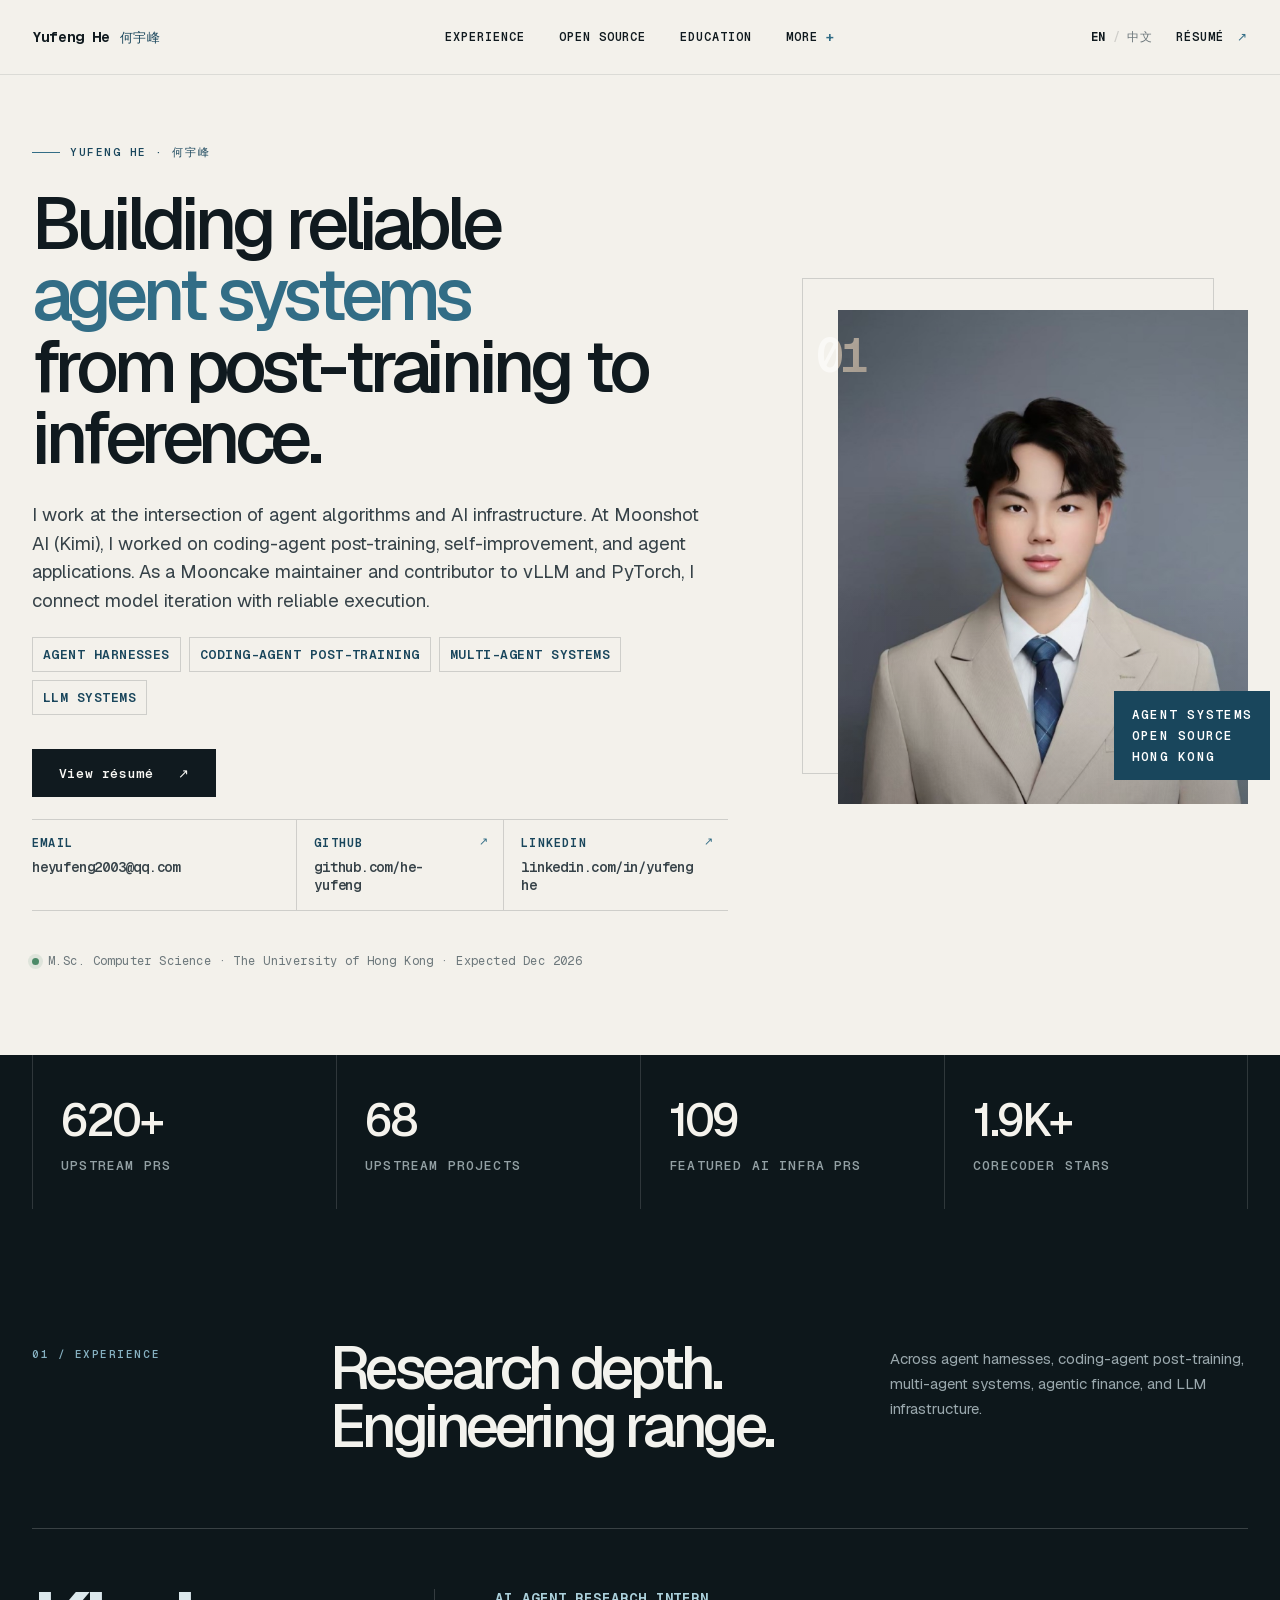
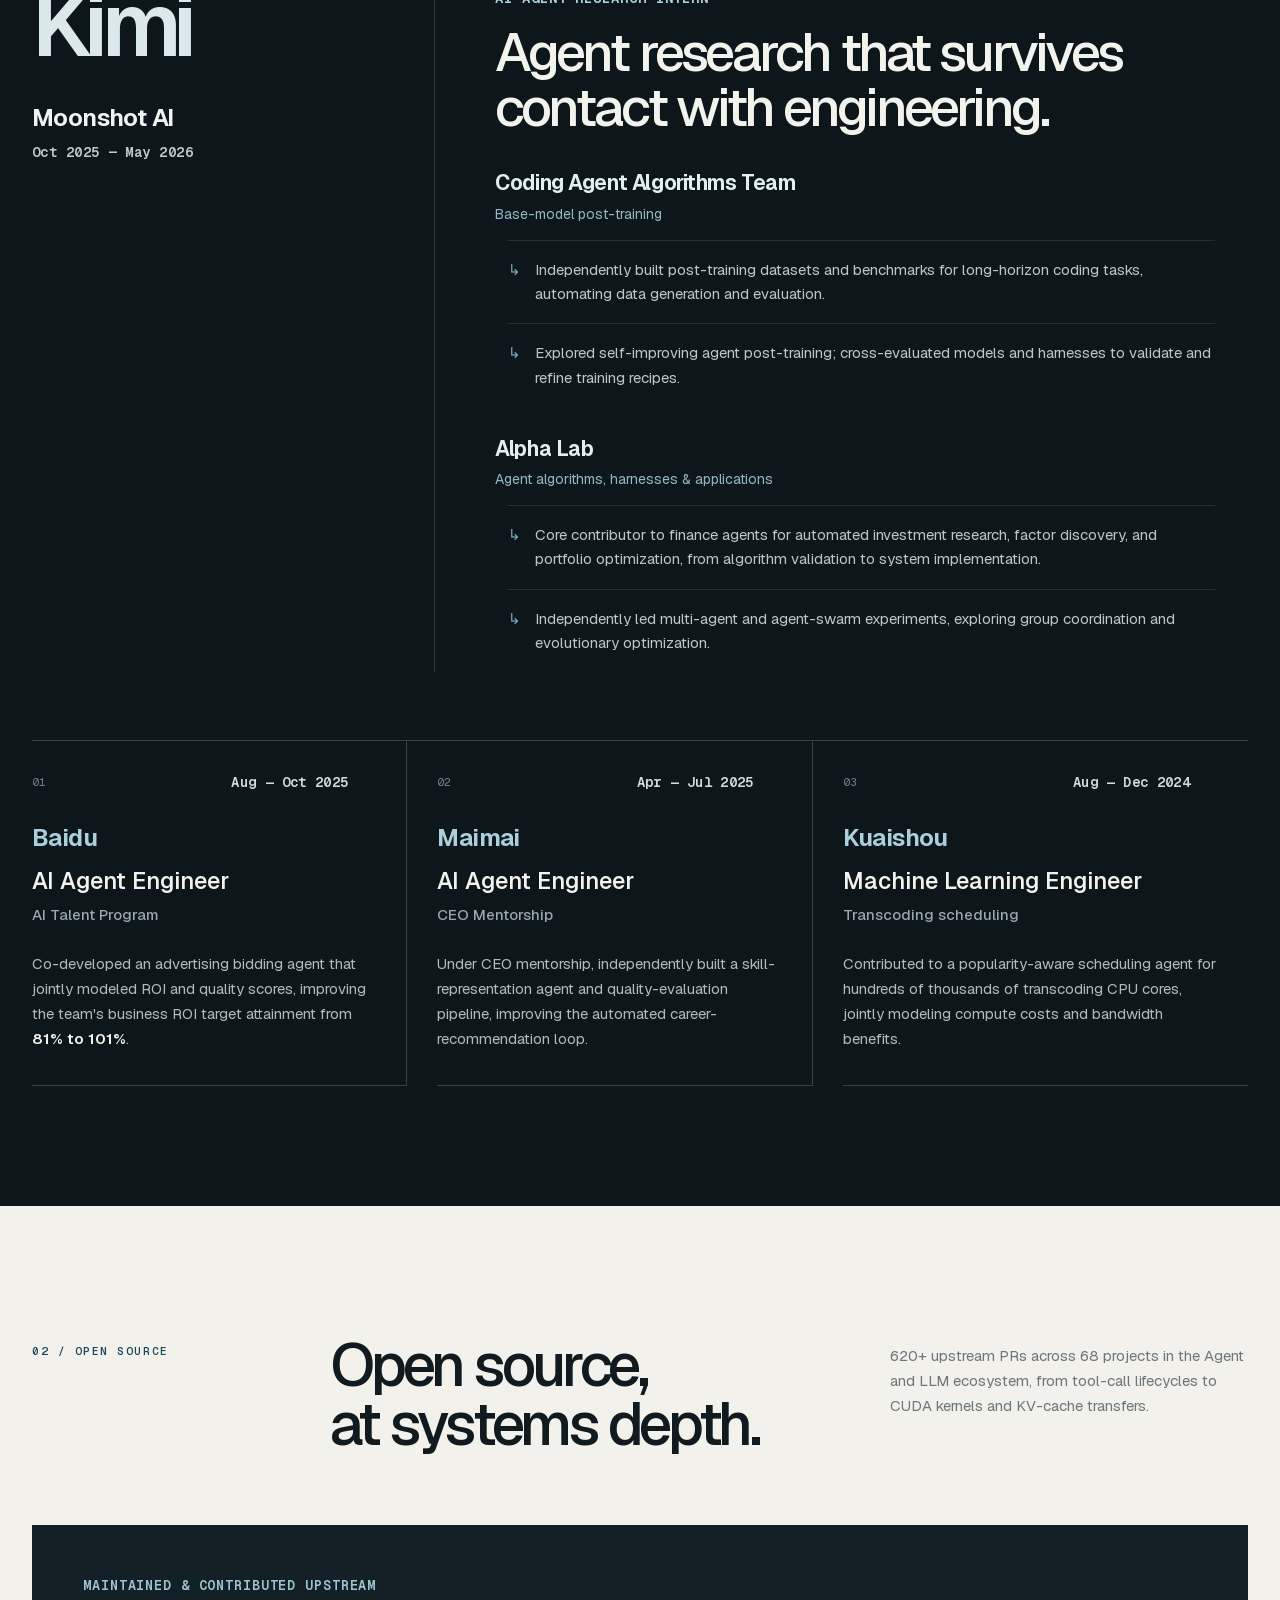
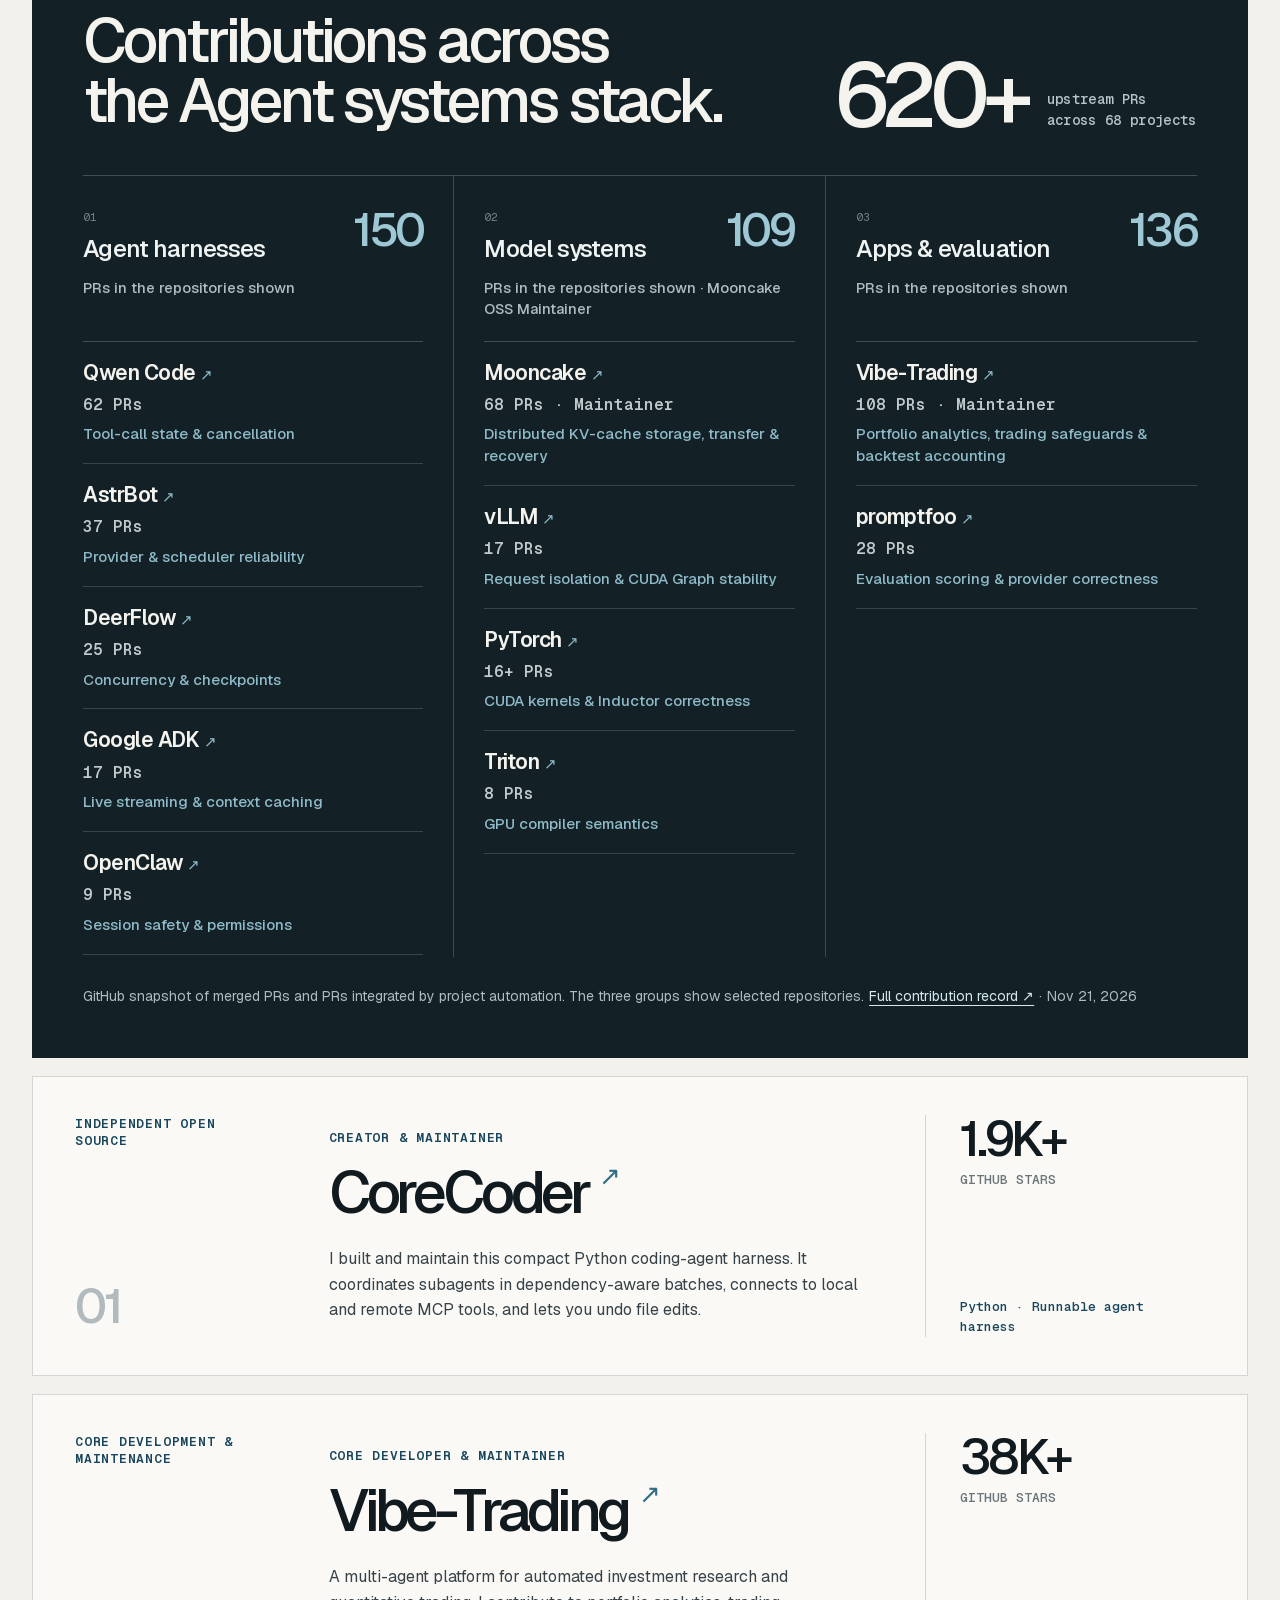
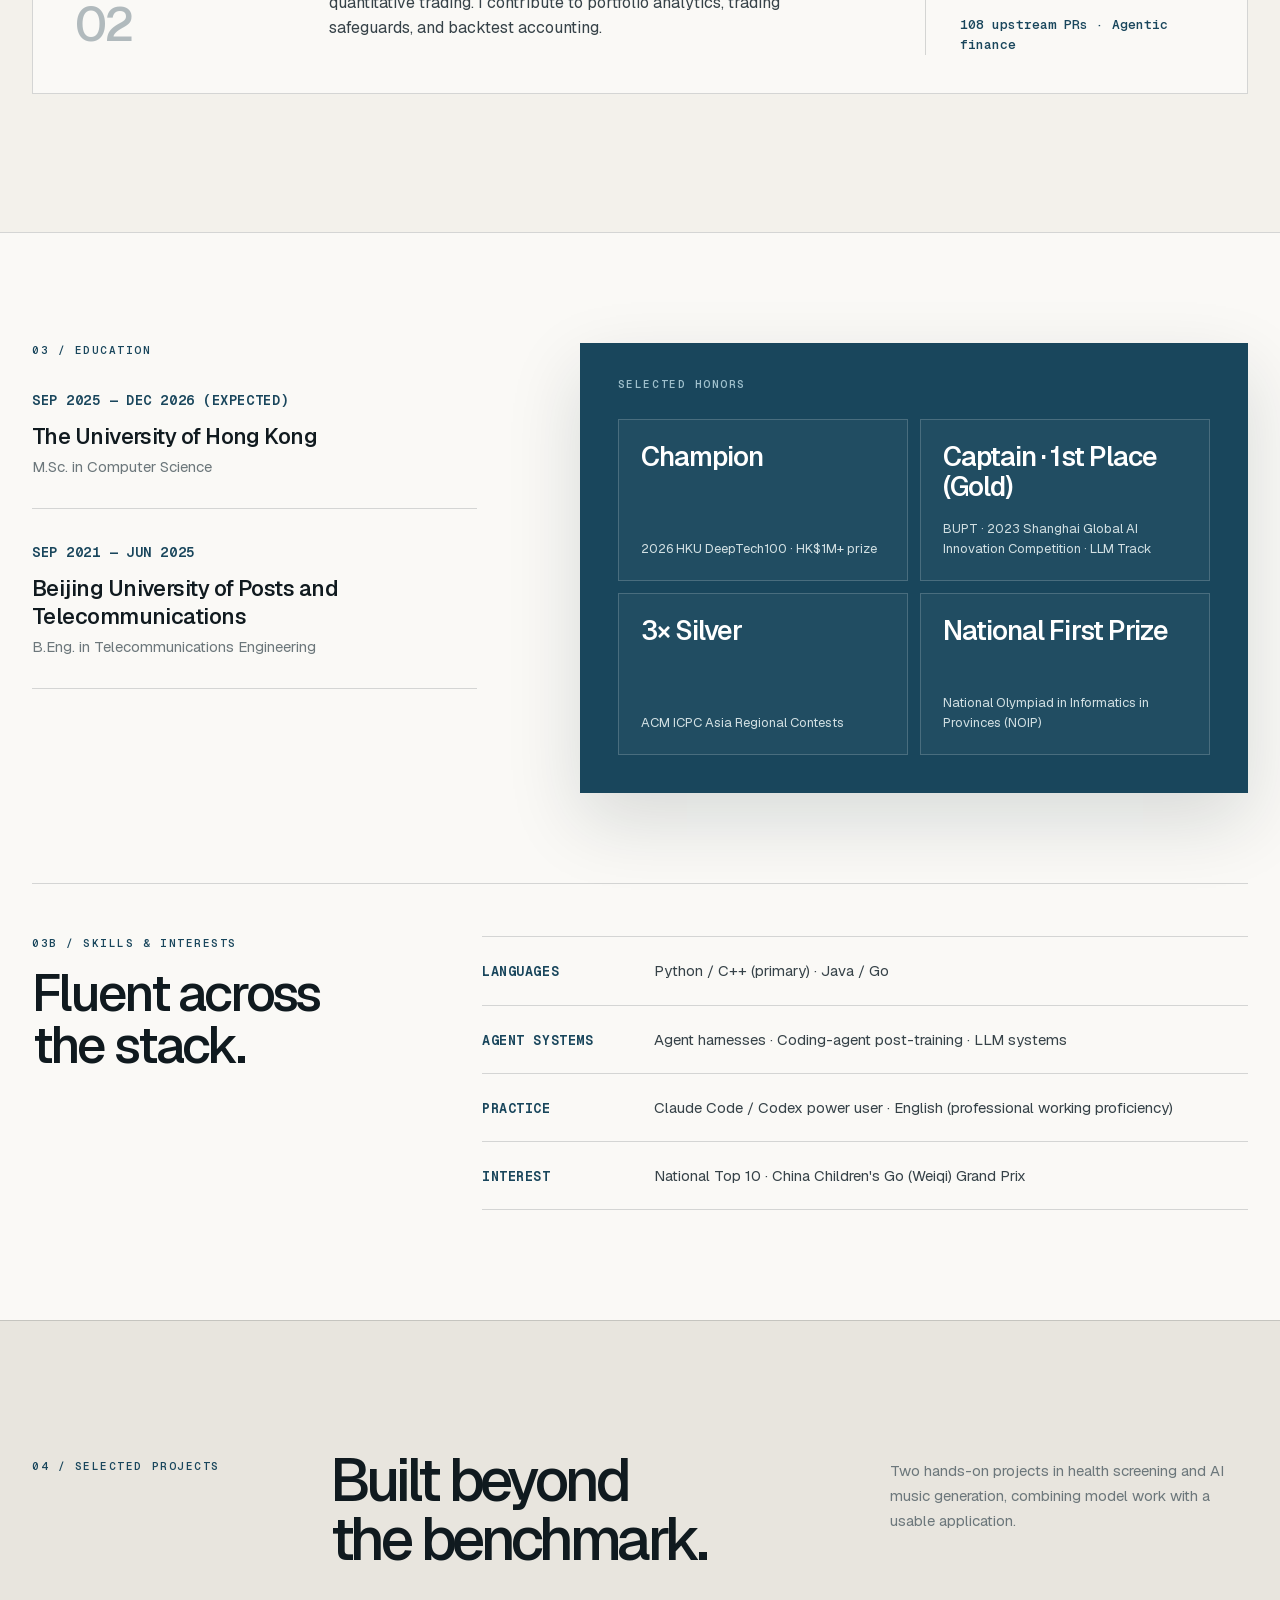
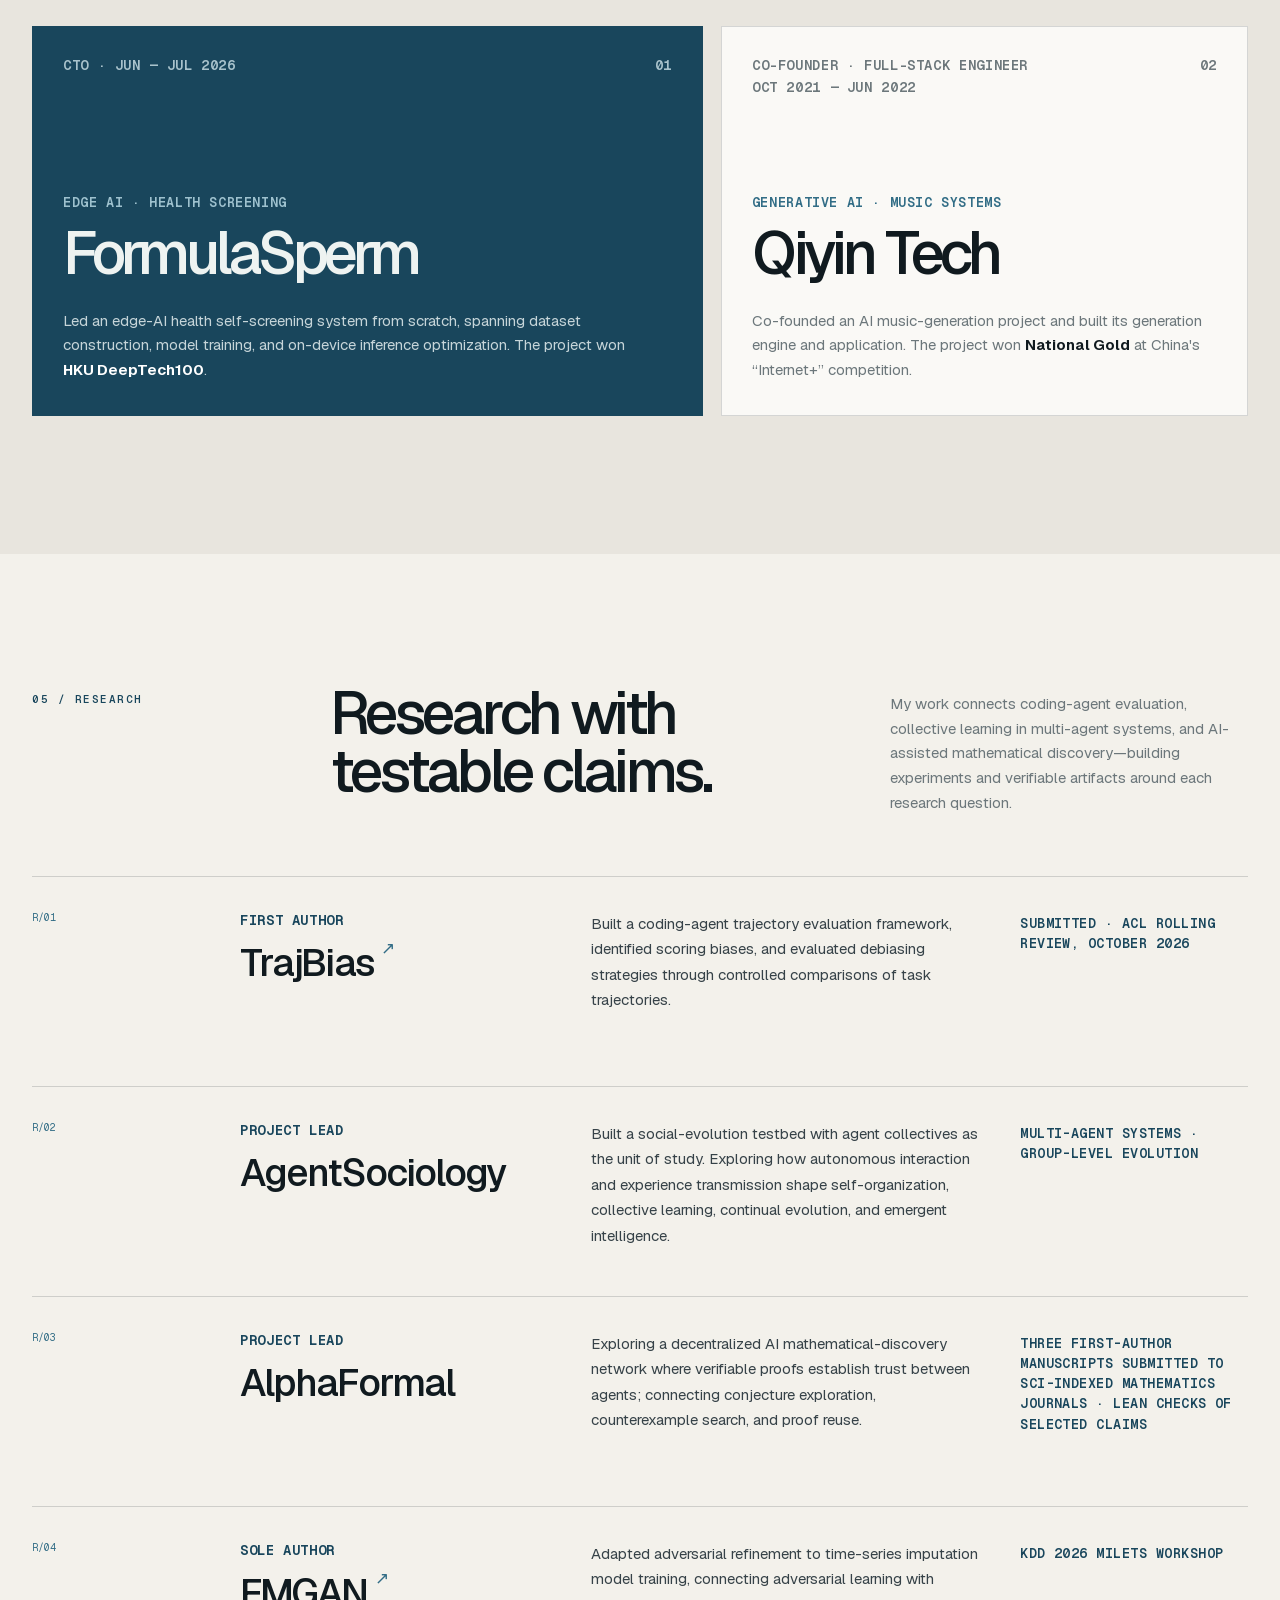
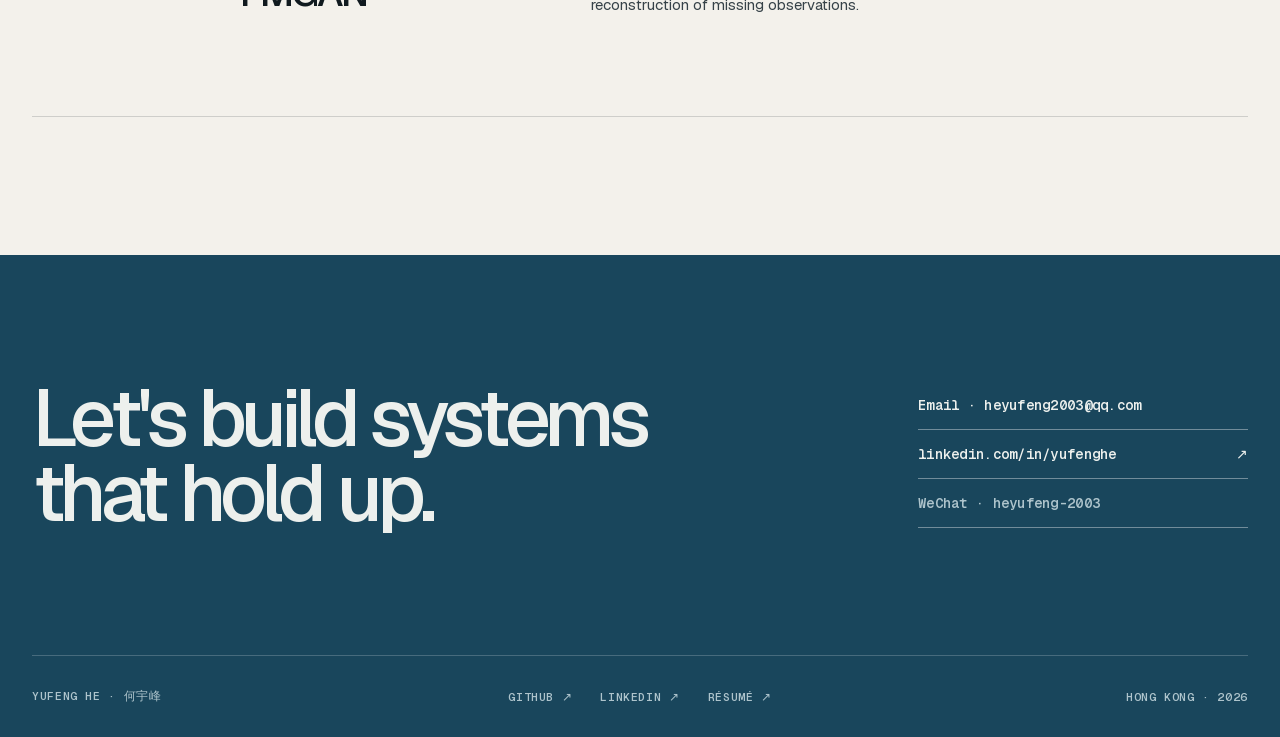
<file: index.html>
<!doctype html>
<html lang="en">
<head>
  <meta charset="utf-8">
  <meta name="viewport" content="width=device-width, initial-scale=1">
  <title>Yufeng He — Agent Systems from Post-Training to Inference</title>
  <meta name="description" content="Mooncake maintainer and former Moonshot AI (Kimi) research intern. 620+ upstream PRs across 68 projects in agent frameworks, evaluation, and model systems.">
  <meta name="keywords" content="Yufeng He,何宇峰,AI Agent Systems,Coding Agent,LLM Infrastructure,Mooncake,vLLM,CoreCoder">
  <meta name="author" content="Yufeng He">
  <meta name="robots" content="index, follow">
  <link rel="canonical" href="https://heyufeng.me/">
  <link rel="alternate" hreflang="en" href="https://heyufeng.me/">
  <link rel="alternate" hreflang="zh-CN" href="https://heyufeng.me/zh/">
  <link rel="alternate" hreflang="x-default" href="https://heyufeng.me/">
  <meta property="og:type" content="profile">
  <meta property="og:site_name" content="Yufeng He">
  <meta property="og:title" content="Yufeng He — Agent Systems from Post-Training to Inference">
  <meta property="og:description" content="Mooncake maintainer · Former Kimi research intern · 620+ upstream PRs.">
  <meta property="og:url" content="https://heyufeng.me/">
  <meta property="og:locale" content="en_US">
  <meta property="og:locale:alternate" content="zh_CN">
  <meta property="og:image" content="https://heyufeng.me/og-agent-systems.png">
  <meta property="og:image:type" content="image/png">
  <meta property="og:image:width" content="1200">
  <meta property="og:image:height" content="630">
  <meta property="og:image:alt" content="Yufeng He — Agent Systems from Post-Training to Inference">
  <meta name="twitter:card" content="summary_large_image">
  <meta name="twitter:title" content="Yufeng He — Agent Systems from Post-Training to Inference">
  <meta name="twitter:description" content="Mooncake maintainer · Former Kimi research intern · 620+ upstream PRs.">
  <meta name="twitter:image" content="https://heyufeng.me/og-agent-systems.png">
  <meta name="twitter:image:alt" content="Yufeng He — Agent Systems from Post-Training to Inference">
  <link rel="icon" href="./favicon.jpg">
  <link rel="apple-touch-icon" href="./favicon.jpg">
  <link rel="stylesheet" href="./site.css?v=20261106-resume-v1">
</head>
<body><main><script type="application/ld+json">{"@context":"https://schema.org","@type":"Person","name":"Yufeng He","alternateName":"何宇峰","url":"https://heyufeng.me","email":"heyufeng2003@qq.com","image":"https://heyufeng.me/yufeng-he.jpg","alumniOf":[{"@type":"CollegeOrUniversity","name":"Beijing University of Posts and Telecommunications"}],"affiliation":{"@type":"CollegeOrUniversity","name":"The University of Hong Kong"},"sameAs":["https://github.com/he-yufeng","https://www.linkedin.com/in/yufenghe/"],"knowsAbout":["AI Agent Systems","Coding Agent Post-training","LLM Inference","Multi-Agent Systems","Agent Harnesses","Agentic Finance"]}</script><header class="site-header"><nav class="shell nav" aria-label="Primary navigation"><a class="wordmark" href="#top" aria-label="Yufeng He, home"><span class="wordmark-en">Yufeng He</span><span class="wordmark-zh">何宇峰</span></a><div class="nav-links"><a href="#experience">Experience</a><a href="#open-source">Open source</a><a href="#education">Education</a><details class="nav-profile"><summary>More <span aria-hidden="true">+</span></summary><div class="nav-dropdown"><a href="#experience"><span>01</span>Experience</a><a href="#open-source"><span>02</span>Open source</a><a href="#education"><span>03</span>Education &amp; honors</a><a href="#projects"><span>04</span>Selected projects</a><a href="#research"><span>05</span>Research</a><a href="#skills"><span>03B</span>Skills &amp; interests</a><a href="#contact"><span>—</span>Contact</a></div></details></div><div class="nav-utilities"><div class="language-switcher" aria-label="Language"><a href="#top" aria-current="page">EN</a><span aria-hidden="true">/</span><a href="zh/">中文</a></div><a class="nav-resume" href="./Yufeng-He-Resume.pdf?v=20261106-v1" target="_blank" rel="noreferrer">Résumé <span aria-hidden="true">↗</span></a></div></nav></header><section class="hero shell" id="top"><div class="hero-copy"><p class="eyebrow"><span></span> Yufeng He · 何宇峰</p><h1>Building reliable<span>agent systems</span>from post-training to inference.</h1><p class="hero-lede">I work at the intersection of agent algorithms and AI infrastructure. At Moonshot AI (Kimi), I worked on coding-agent post-training, self-improvement, and agent applications. As a Mooncake maintainer and contributor to vLLM and PyTorch, I connect model iteration with reliable execution.</p><div class="hero-focus" aria-label="Focus areas"><span>Agent harnesses</span><span>Coding-agent post-training</span><span>Multi-agent systems</span><span>LLM systems</span></div><div class="hero-actions"><a class="button button-primary button-resume" href="./Yufeng-He-Resume.pdf?v=20261106-v1" target="_blank" rel="noreferrer">View résumé <span>↗</span></a></div><div class="hero-contacts" aria-label="Contact information"><div class="hero-contact hero-contact-email"><span>Email</span><strong>heyufeng2003@qq.com</strong></div><a class="hero-contact" href="https://github.com/he-yufeng" target="_blank" rel="noreferrer"><span>GitHub</span><strong>github.com/he-yufeng</strong><i aria-hidden="true">↗</i></a><a class="hero-contact" href="https://www.linkedin.com/in/yufenghe/" target="_blank" rel="noreferrer"><span>LinkedIn</span><strong>linkedin.com/in/yufenghe</strong><i aria-hidden="true">↗</i></a></div><div class="hero-note"><span class="status-dot"></span>M.Sc. Computer Science · The University of Hong Kong · Expected Dec 2026</div></div><div class="portrait-stage" aria-label="Portrait of Yufeng He"><div class="portrait-frame"><img src="./yufeng-he.jpg" alt="Yufeng He" fetchPriority="high"/></div><div class="portrait-index" aria-hidden="true">01</div><div class="portrait-caption"><span>Agent systems</span><span>Open source</span><span>Hong Kong</span></div></div></section><section class="signal-strip" aria-label="Selected impact metrics"><div class="shell signal-grid"><div class="signal"><strong>620+</strong><span>upstream PRs</span></div><div class="signal"><strong>68</strong><span>upstream projects</span></div><div class="signal"><strong>109</strong><span>featured AI infra PRs</span></div><div class="signal"><strong>1.9K+</strong><span>CoreCoder stars</span></div></div></section><section class="section shell opensource-section"><div class="section-heading" id="open-source"><p class="section-index">02 / Open source</p><h2>Open source,<br/>at systems depth.</h2><p>620+<!-- --> upstream PRs across <!-- -->68<!-- --> projects in the Agent and LLM ecosystem, from tool-call lifecycles to CUDA kernels and KV-cache transfers.</p></div><div class="opensource-stack"><article class="opensource-record"><header class="opensource-record-head"><div><p class="opensource-kicker">Maintained &amp; contributed upstream</p><h3>Contributions across<br/>the Agent systems stack.</h3></div><div class="opensource-total"><strong>620+</strong><span>upstream PRs<br/>across <!-- -->68<!-- --> projects</span></div></header><div class="contribution-tracks"><section class="contribution-track" aria-labelledby="agent-infra-title"><div class="track-heading"><div><span>01</span><h4 id="agent-infra-title">Agent harnesses</h4></div><strong>150</strong></div><p class="track-context">PRs in the repositories shown</p><div class="track-list" aria-label="Agent harness contributions"><div class="track-row"><a href="https://github.com/QwenLM/qwen-code/pulls?q=is%3Apr+is%3Amerged+author%3Ahe-yufeng" target="_blank" rel="noreferrer">Qwen Code<!-- --> <span>↗</span></a><span>62 PRs</span><strong>Tool-call state &amp; cancellation</strong></div><div class="track-row"><a href="https://github.com/AstrBotDevs/AstrBot/pulls?q=is%3Apr+is%3Amerged+author%3Ahe-yufeng" target="_blank" rel="noreferrer">AstrBot<!-- --> <span>↗</span></a><span>37 PRs</span><strong>Provider &amp; scheduler reliability</strong></div><div class="track-row"><a href="https://github.com/bytedance/deer-flow/pulls?q=is%3Apr+is%3Amerged+author%3Ahe-yufeng" target="_blank" rel="noreferrer">DeerFlow<!-- --> <span>↗</span></a><span>25 PRs</span><strong>Concurrency &amp; checkpoints</strong></div><div class="track-row"><a href="https://github.com/google/adk-python/pulls?q=is%3Apr+author%3Ahe-yufeng" target="_blank" rel="noreferrer">Google ADK<!-- --> <span>↗</span></a><span>17 PRs</span><strong>Live streaming &amp; context caching</strong></div><div class="track-row"><a href="https://github.com/openclaw/openclaw/pulls?q=is%3Apr+is%3Amerged+author%3Ahe-yufeng" target="_blank" rel="noreferrer">OpenClaw<!-- --> <span>↗</span></a><span>9 PRs</span><strong>Session safety &amp; permissions</strong></div></div></section><section class="contribution-track" aria-labelledby="inference-title"><div class="track-heading"><div><span>02</span><h4 id="inference-title">Model systems</h4></div><strong>109</strong></div><p class="track-context">PRs in the repositories shown · Mooncake OSS Maintainer</p><div class="track-list" aria-label="Inference system contributions"><div class="track-row"><a href="https://github.com/kvcache-ai/Mooncake/pulls?q=is%3Apr+is%3Amerged+author%3Ahe-yufeng" target="_blank" rel="noreferrer">Mooncake<!-- --> <span>↗</span></a><span>68 PRs · Maintainer</span><strong>Distributed KV-cache storage, transfer &amp; recovery</strong></div><div class="track-row"><a href="https://github.com/vllm-project/vllm/pulls?q=is%3Apr+is%3Amerged+author%3Ahe-yufeng" target="_blank" rel="noreferrer">vLLM<!-- --> <span>↗</span></a><span>17 PRs</span><strong>Request isolation &amp; CUDA Graph stability</strong></div><div class="track-row"><a href="https://github.com/pytorch/pytorch/commits/main/?author=he-yufeng" target="_blank" rel="noreferrer">PyTorch<!-- --> <span>↗</span></a><span>16+ PRs</span><strong>CUDA kernels &amp; Inductor correctness</strong></div><div class="track-row"><a href="https://github.com/triton-lang/triton/pulls?q=is%3Apr+is%3Amerged+author%3Ahe-yufeng" target="_blank" rel="noreferrer">Triton<!-- --> <span>↗</span></a><span>8 PRs</span><strong>GPU compiler semantics</strong></div></div></section><section class="contribution-track" aria-labelledby="agent-apps-title"><div class="track-heading"><div><span>03</span><h4 id="agent-apps-title">Apps &amp; evaluation</h4></div><strong>136</strong></div><p class="track-context">PRs in the repositories shown</p><div class="track-list" aria-label="Agent application and evaluation contributions"><div class="track-row"><a href="https://github.com/HKUDS/Vibe-Trading/pulls?q=is%3Apr+author%3Ahe-yufeng" target="_blank" rel="noreferrer">Vibe-Trading<!-- --> <span>↗</span></a><span>108 PRs · Maintainer</span><strong>Portfolio analytics, trading safeguards &amp; backtest accounting</strong></div><div class="track-row"><a href="https://github.com/promptfoo/promptfoo/pulls?q=is%3Apr+is%3Amerged+author%3Ahe-yufeng" target="_blank" rel="noreferrer">promptfoo<!-- --> <span>↗</span></a><span>28 PRs</span><strong>Evaluation scoring &amp; provider correctness</strong></div></div></section></div><p class="opensource-source">GitHub snapshot of merged PRs and PRs integrated by project automation. The three groups show selected repositories. <a href="https://github.com/he-yufeng#open-source-contributions" target="_blank" rel="noreferrer">Full contribution record ↗</a> · <time dateTime="2026-11-21">Nov 21, 2026</time></p></article><article class="owned-project" data-ownership="independent"><div class="owned-project-index"><span>Independent open source</span><strong>01</strong></div><div class="owned-project-copy"><p>Creator &amp; Maintainer</p><h3><a href="https://github.com/he-yufeng/CoreCoder" target="_blank" rel="noreferrer">CoreCoder <span>↗</span></a></h3><p>I built and maintain this compact Python coding-agent harness. It coordinates subagents in dependency-aware batches, connects to local and remote MCP tools, and lets you undo file edits.</p></div><div class="owned-project-meta"><div><strong>1.9K+</strong><span>GitHub stars</span></div><p>Python · Runnable agent harness</p></div></article><article class="owned-project" data-ownership="co-maintained"><div class="owned-project-index"><span>Core development &amp; maintenance</span><strong>02</strong></div><div class="owned-project-copy"><p>Core Developer &amp; Maintainer</p><h3><a href="https://github.com/HKUDS/Vibe-Trading" target="_blank" rel="noreferrer">Vibe-Trading <span>↗</span></a></h3><p>A multi-agent platform for automated investment research and quantitative trading. I contribute to portfolio analytics, trading safeguards, and backtest accounting.</p></div><div class="owned-project-meta"><div><strong>38K+</strong><span>GitHub stars</span></div><p>108<!-- --> upstream PRs · Agentic finance</p></div></article></div></section><section class="experience-section"><div class="shell section experience-inner" id="experience"><div class="section-heading section-heading-light"><p class="section-index">01 / Experience</p><h2>Research depth.<br/>Engineering range.</h2><p>Across agent harnesses, coding-agent post-training, multi-agent systems, agentic finance, and LLM infrastructure.</p></div><article class="experience-feature"><div class="experience-identity"><p class="company-mark">Kimi</p><div class="experience-brand"><span>Moonshot AI</span><time>Oct 2025 — May 2026</time></div></div><div class="experience-content"><p class="role-label">AI Agent Research Intern</p><h3>Agent research that survives contact with engineering.</h3><section class="experience-team" aria-labelledby="kimi-coding-team"><h4 id="kimi-coding-team">Coding Agent Algorithms Team</h4><p>Base-model post-training</p><ul><li>Independently built post-training datasets and benchmarks for long-horizon coding tasks, automating data generation and evaluation.</li><li>Explored self-improving agent post-training; cross-evaluated models and harnesses to validate and refine training recipes.</li></ul></section><section class="experience-team" aria-labelledby="kimi-alpha-team"><h4 id="kimi-alpha-team">Alpha Lab</h4><p>Agent algorithms, harnesses &amp; applications</p><ul><li>Core contributor to finance agents for automated investment research, factor discovery, and portfolio optimization, from algorithm validation to system implementation.</li><li>Independently led multi-agent and agent-swarm experiments, exploring group coordination and evolutionary optimization.</li></ul></section></div></article><div class="experience-list"><article><div class="entry-topline"><span>01</span><time>Aug — Oct 2025</time></div><p class="entry-company">Baidu</p><h3>AI Agent Engineer<br/><span>AI Talent Program</span></h3><p>Co-developed an advertising bidding agent that jointly modeled ROI and quality scores, improving the team&#x27;s business ROI target attainment from <strong>81% to 101%</strong>.</p></article><article><div class="entry-topline"><span>02</span><time>Apr — Jul 2025</time></div><p class="entry-company">Maimai</p><h3>AI Agent Engineer<br/><span>CEO Mentorship</span></h3><p>Under CEO mentorship, independently built a skill-representation agent and quality-evaluation pipeline, improving the automated career-recommendation loop.</p></article><article><div class="entry-topline"><span>03</span><time>Aug — Dec 2024</time></div><p class="entry-company">Kuaishou</p><h3>Machine Learning Engineer<br/><span>Transcoding scheduling</span></h3><p>Contributed to a popularity-aware scheduling agent for hundreds of thousands of transcoding CPU cores, jointly modeling compute costs and bandwidth benefits.</p></article></div></div></section><section class="section shell research-section"><div class="section-heading research-heading" id="research"><p class="section-index">05 / Research</p><h2>Research with<br/>testable claims.</h2><p>My work connects coding-agent evaluation, collective learning in multi-agent systems, and AI-assisted mathematical discovery—building experiments and verifiable artifacts around each research question.</p></div><div class="research-list"><article><div class="research-index">R/01</div><div><p class="research-role">First author</p><h3><a href="https://github.com/he-yufeng/TrajBias" target="_blank" rel="noreferrer">TrajBias<!-- --> <span>↗</span></a></h3></div><p class="research-copy">Built a coding-agent trajectory evaluation framework, identified scoring biases, and evaluated debiasing strategies through controlled comparisons of task trajectories.</p><p class="research-meta">Submitted · ACL Rolling Review, October 2026</p></article><article><div class="research-index">R/02</div><div><p class="research-role">Project lead</p><h3>AgentSociology</h3></div><p class="research-copy">Built a social-evolution testbed with agent collectives as the unit of study. Exploring how autonomous interaction and experience transmission shape self-organization, collective learning, continual evolution, and emergent intelligence.</p><p class="research-meta">Multi-agent systems · Group-level evolution</p></article><article><div class="research-index">R/03</div><div><p class="research-role">Project lead</p><h3>AlphaFormal</h3></div><p class="research-copy">Exploring a decentralized AI mathematical-discovery network where verifiable proofs establish trust between agents; connecting conjecture exploration, counterexample search, and proof reuse.</p><p class="research-meta">Three first-author manuscripts submitted to SCI-indexed mathematics journals · Lean checks of selected claims</p></article><article><div class="research-index">R/04</div><div><p class="research-role">Sole author</p><h3><a href="https://github.com/he-yufeng/adversarial-refinement-imputation" target="_blank" rel="noreferrer">FMGAN<!-- --> <span>↗</span></a></h3></div><p class="research-copy">Adapted adversarial refinement to time-series imputation model training, connecting adversarial learning with reconstruction of missing observations.</p><p class="research-meta">KDD 2026 MiLeTS Workshop</p></article></div></section><section class="venture-section"><div class="shell section" id="projects"><div class="section-heading venture-heading"><p class="section-index">04 / Selected projects</p><h2>Built beyond<br/>the benchmark.</h2><p>Two hands-on projects in health screening and AI music generation, combining model work with a usable application.</p></div><div class="venture-grid"><article class="venture-card venture-card-primary"><div class="venture-topline"><span>CTO · Jun — Jul 2026</span><span>01</span></div><div><p>Edge AI · Health screening</p><h3>FormulaSperm</h3><p>Led an edge-AI health self-screening system from scratch, spanning dataset construction, model training, and on-device inference optimization. The project won <strong>HKU DeepTech100</strong>.</p></div></article><article class="venture-card"><div class="venture-topline"><span>Co-founder · Full-Stack Engineer<br/>Oct 2021 — Jun 2022</span><span>02</span></div><div><p>Generative AI · Music systems</p><h3>Qiyin Tech</h3><p>Co-founded an AI music-generation project and built its generation engine and application. The project won <strong>National Gold</strong> at China&#x27;s “Internet+” competition.</p></div></article></div></div></section><section class="credentials-section"><div class="shell credentials-grid" id="education"><div><p class="section-index">03 / Education</p><div class="education-entry"><span>Sep 2025 — Dec 2026 (expected)</span><h3>The University of Hong Kong</h3><p>M.Sc. in Computer Science</p></div><div class="education-entry"><span>Sep 2021 — Jun 2025</span><h3>Beijing University of Posts and Telecommunications</h3><p>B.Eng. in Telecommunications Engineering</p></div></div><div class="honors-column"><p class="section-index">Selected honors</p><ul><li><strong>Champion</strong><span>2026 HKU DeepTech100 · HK$1M+ prize</span></li><li><strong>Captain · 1st Place (Gold)</strong><span>BUPT · 2023 Shanghai Global AI Innovation Competition · LLM Track</span></li><li><strong>3× Silver</strong><span>ACM ICPC Asia Regional Contests</span></li><li><strong>National First Prize</strong><span>National Olympiad in Informatics in Provinces (NOIP)</span></li></ul></div></div><div class="shell skills-panel" id="skills"><div class="skills-intro"><p class="section-index">03B / Skills &amp; interests</p><h3>Fluent across the stack.</h3></div><div class="skills-groups"><div><span>Languages</span><p>Python / C++ (primary) · Java / Go</p></div><div><span>Agent systems</span><p>Agent harnesses · Coding-agent post-training · LLM systems</p></div><div><span>Practice</span><p>Claude Code / Codex power user · English (professional working proficiency)</p></div><div><span>Interest</span><p>National Top 10 · China Children&#x27;s Go (Weiqi) Grand Prix</p></div></div></div></section><footer class="footer"><div class="shell footer-top" id="contact"><p>Let&#x27;s build systems<br/>that hold up.</p><div class="footer-contact"><span class="footer-email">Email · heyufeng2003@qq.com</span><a href="https://www.linkedin.com/in/yufenghe/" target="_blank" rel="noreferrer">linkedin.com/in/yufenghe <span>↗</span></a><span>WeChat · heyufeng-2003</span></div></div><div class="shell footer-bottom"><span>Yufeng He · 何宇峰</span><div><a href="https://github.com/he-yufeng" target="_blank" rel="noreferrer">GitHub ↗</a><a href="https://www.linkedin.com/in/yufenghe/" target="_blank" rel="noreferrer">LinkedIn ↗</a><a href="./Yufeng-He-Resume.pdf?v=20261106-v1" target="_blank" rel="noreferrer">Résumé ↗</a></div><span>Hong Kong · 2026</span></div></footer></main></body>
</html>
</file>
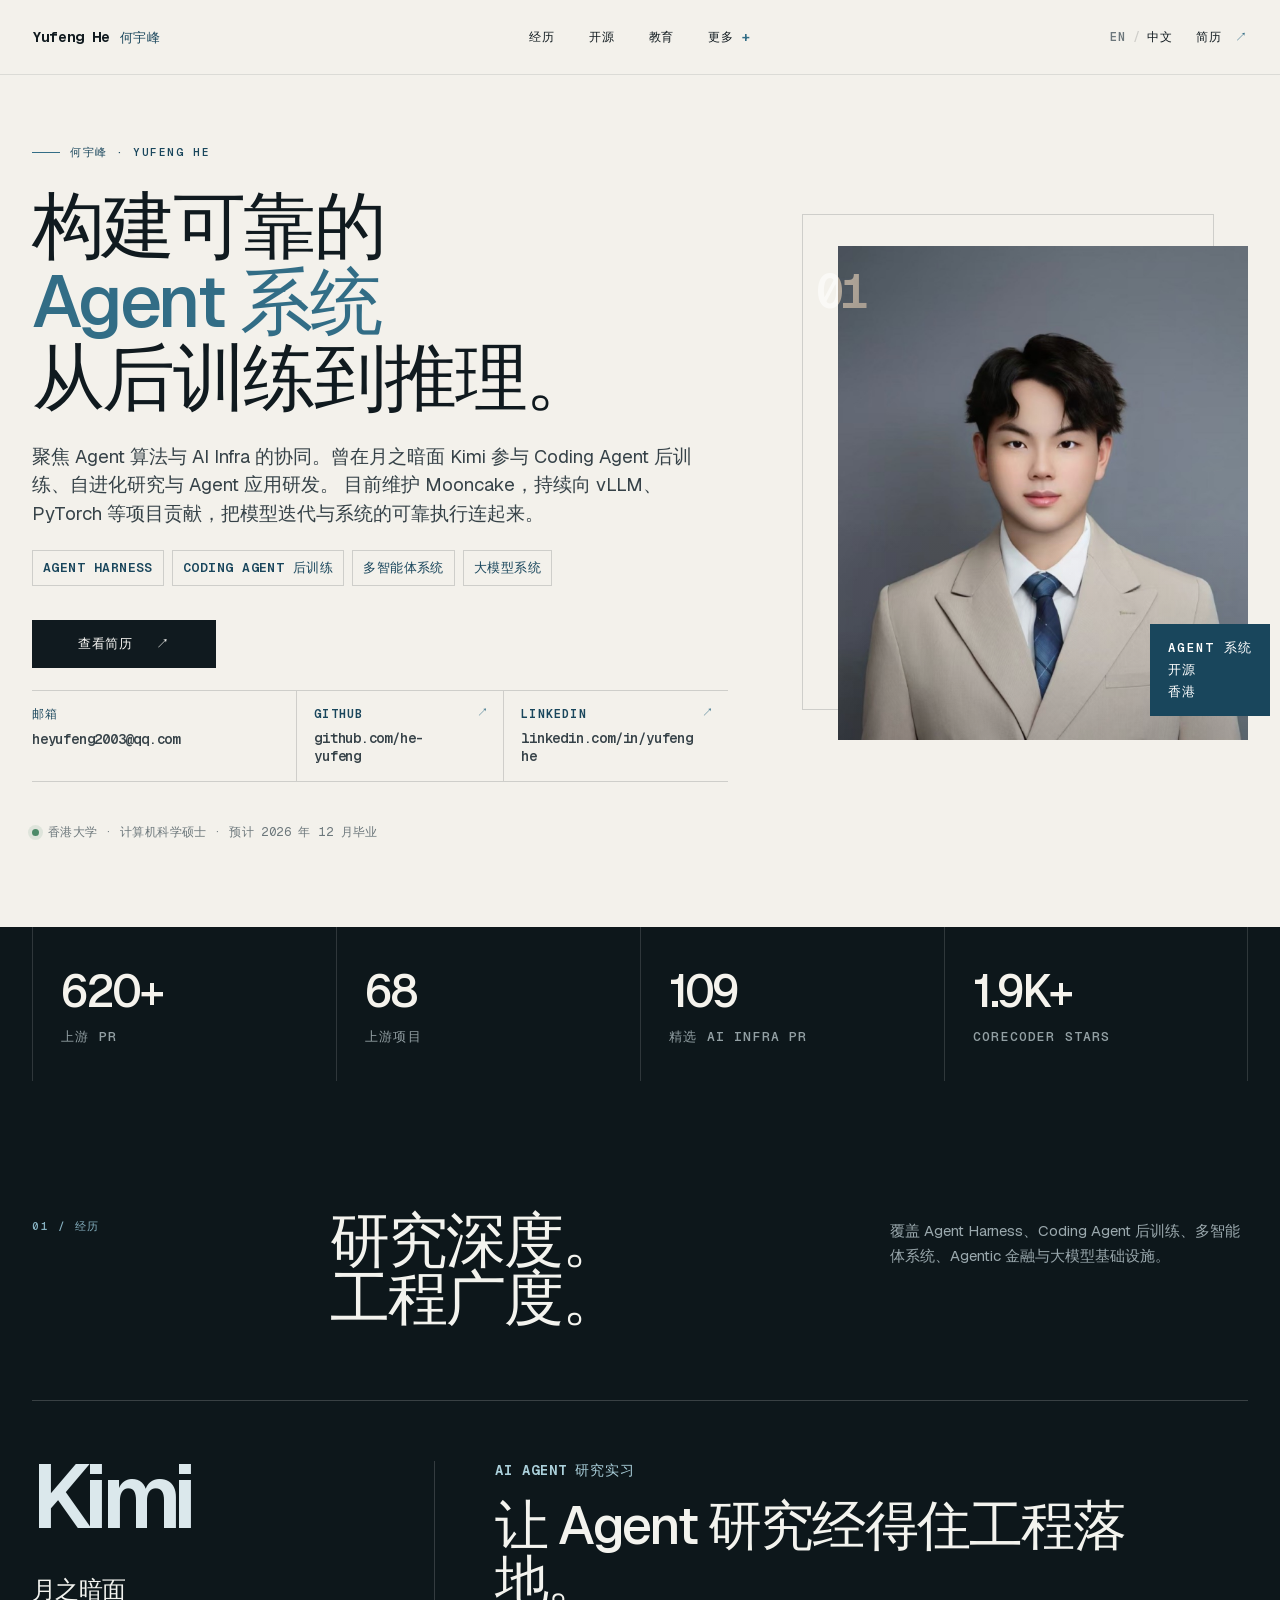
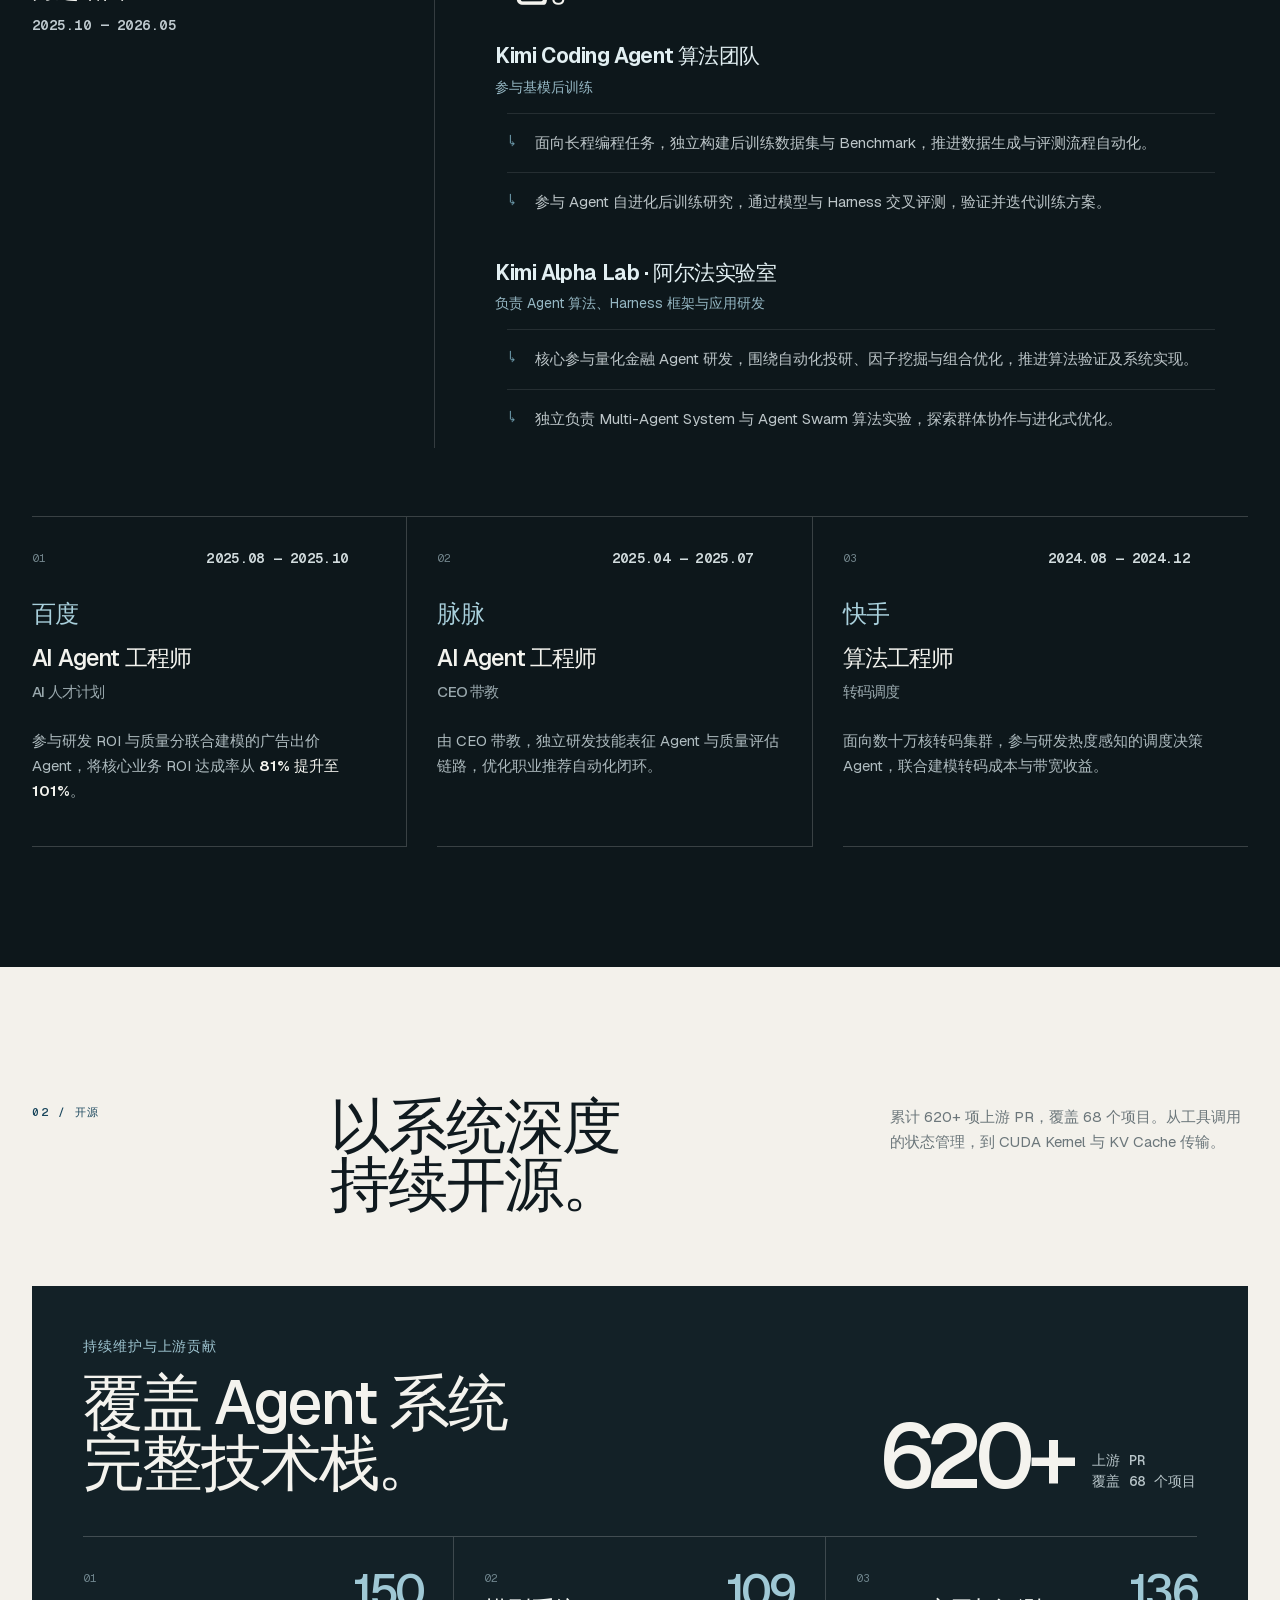
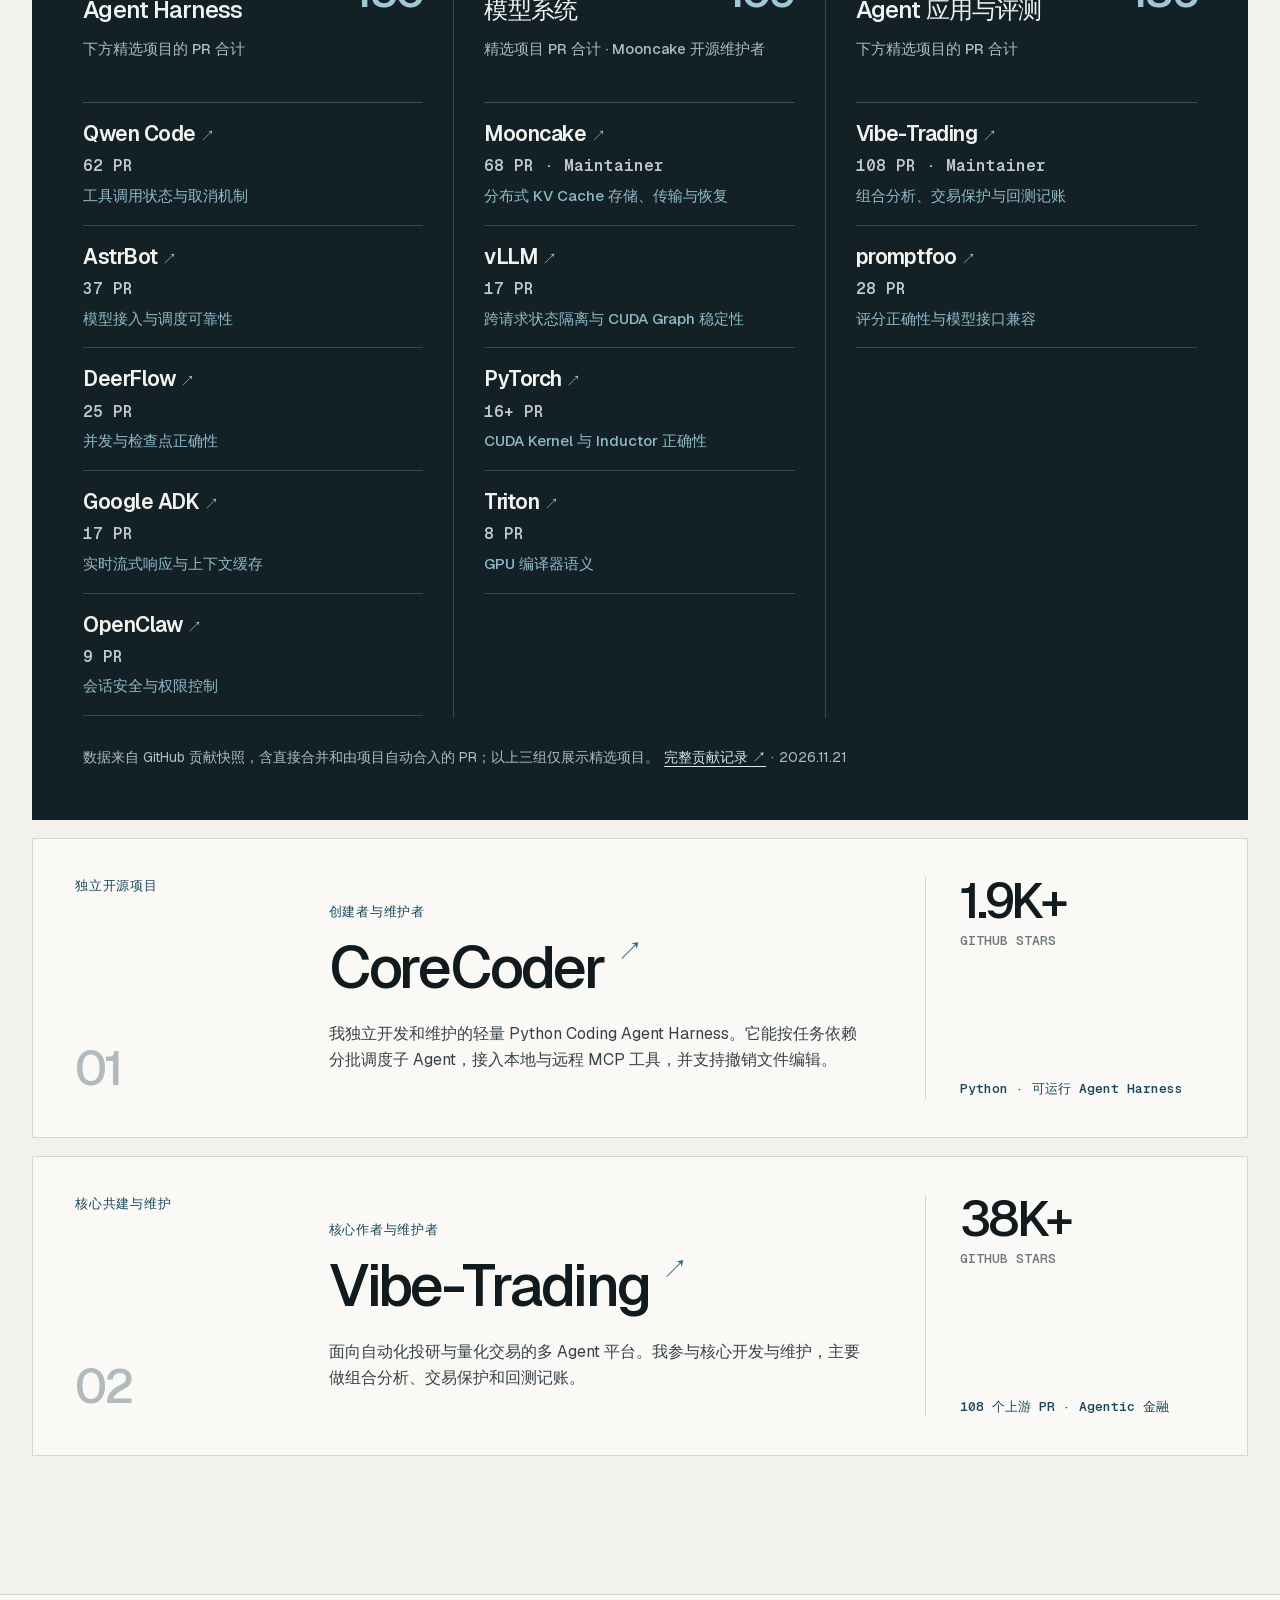
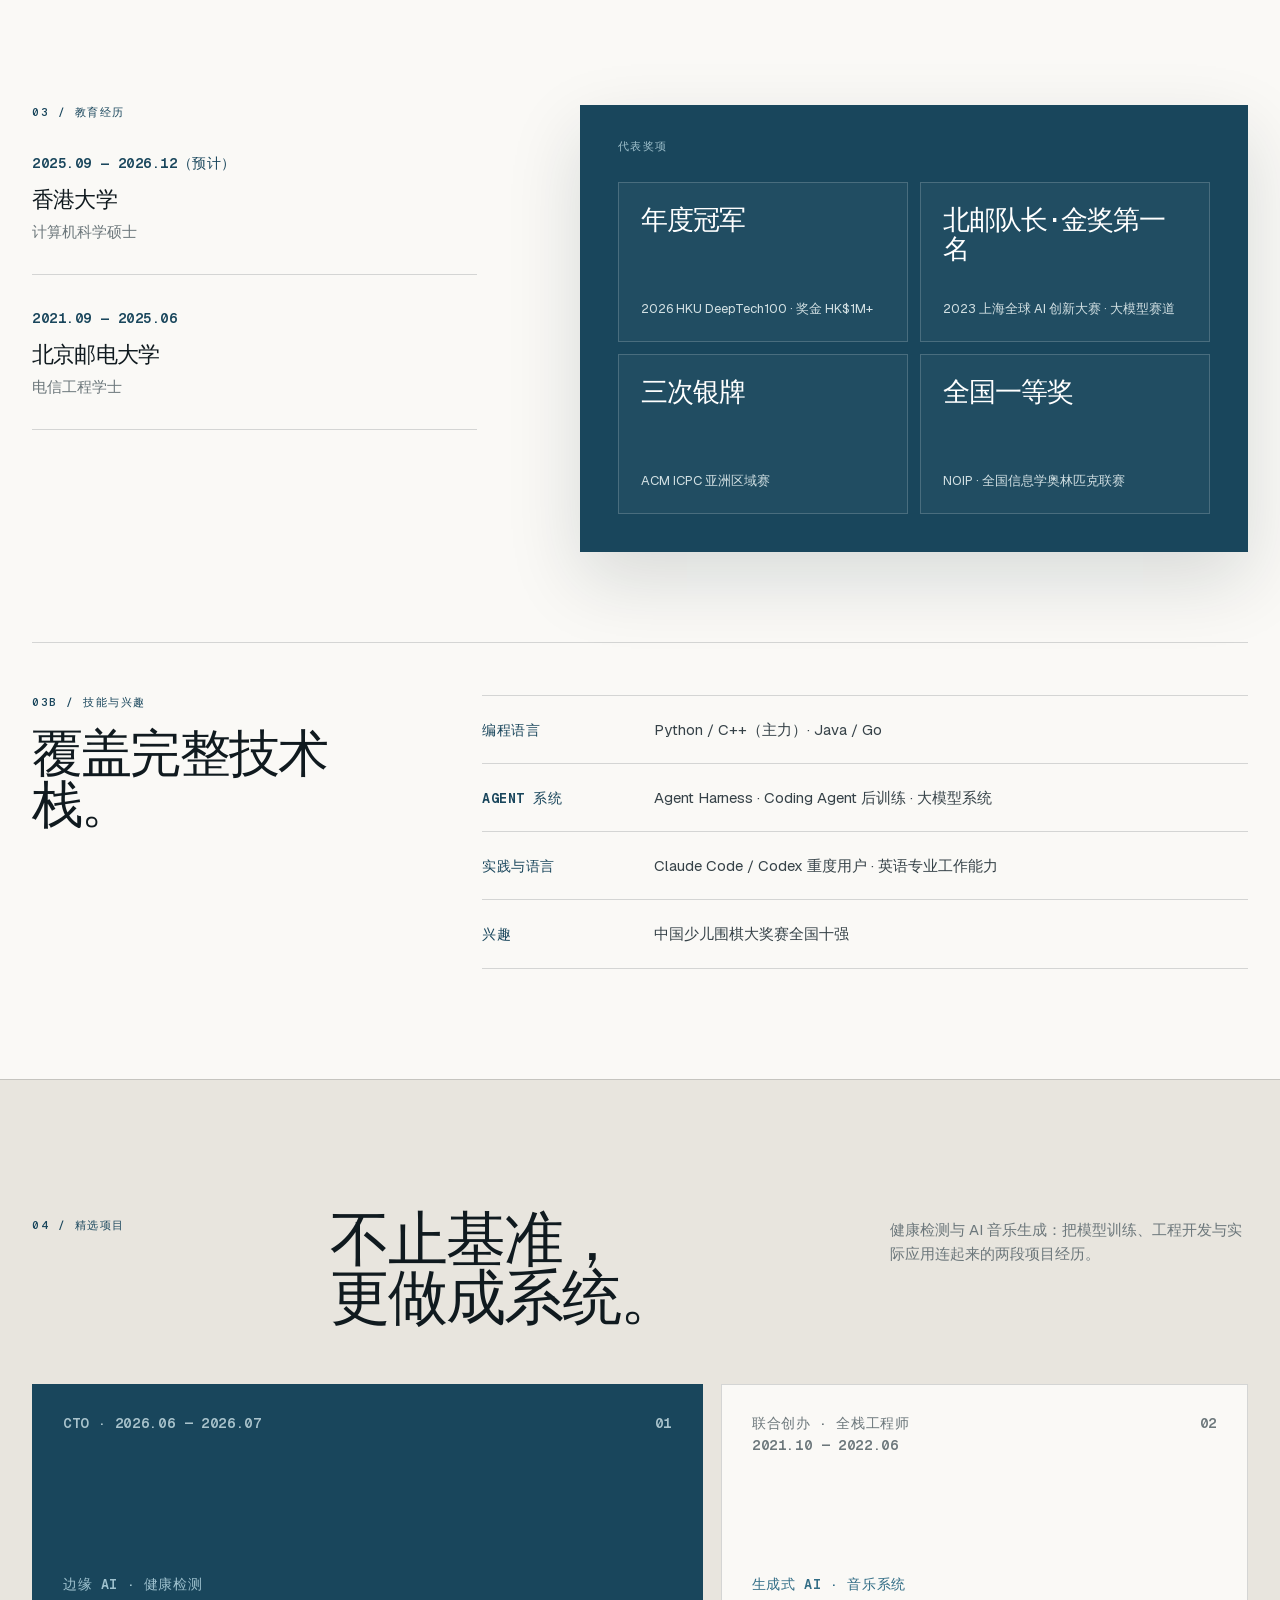
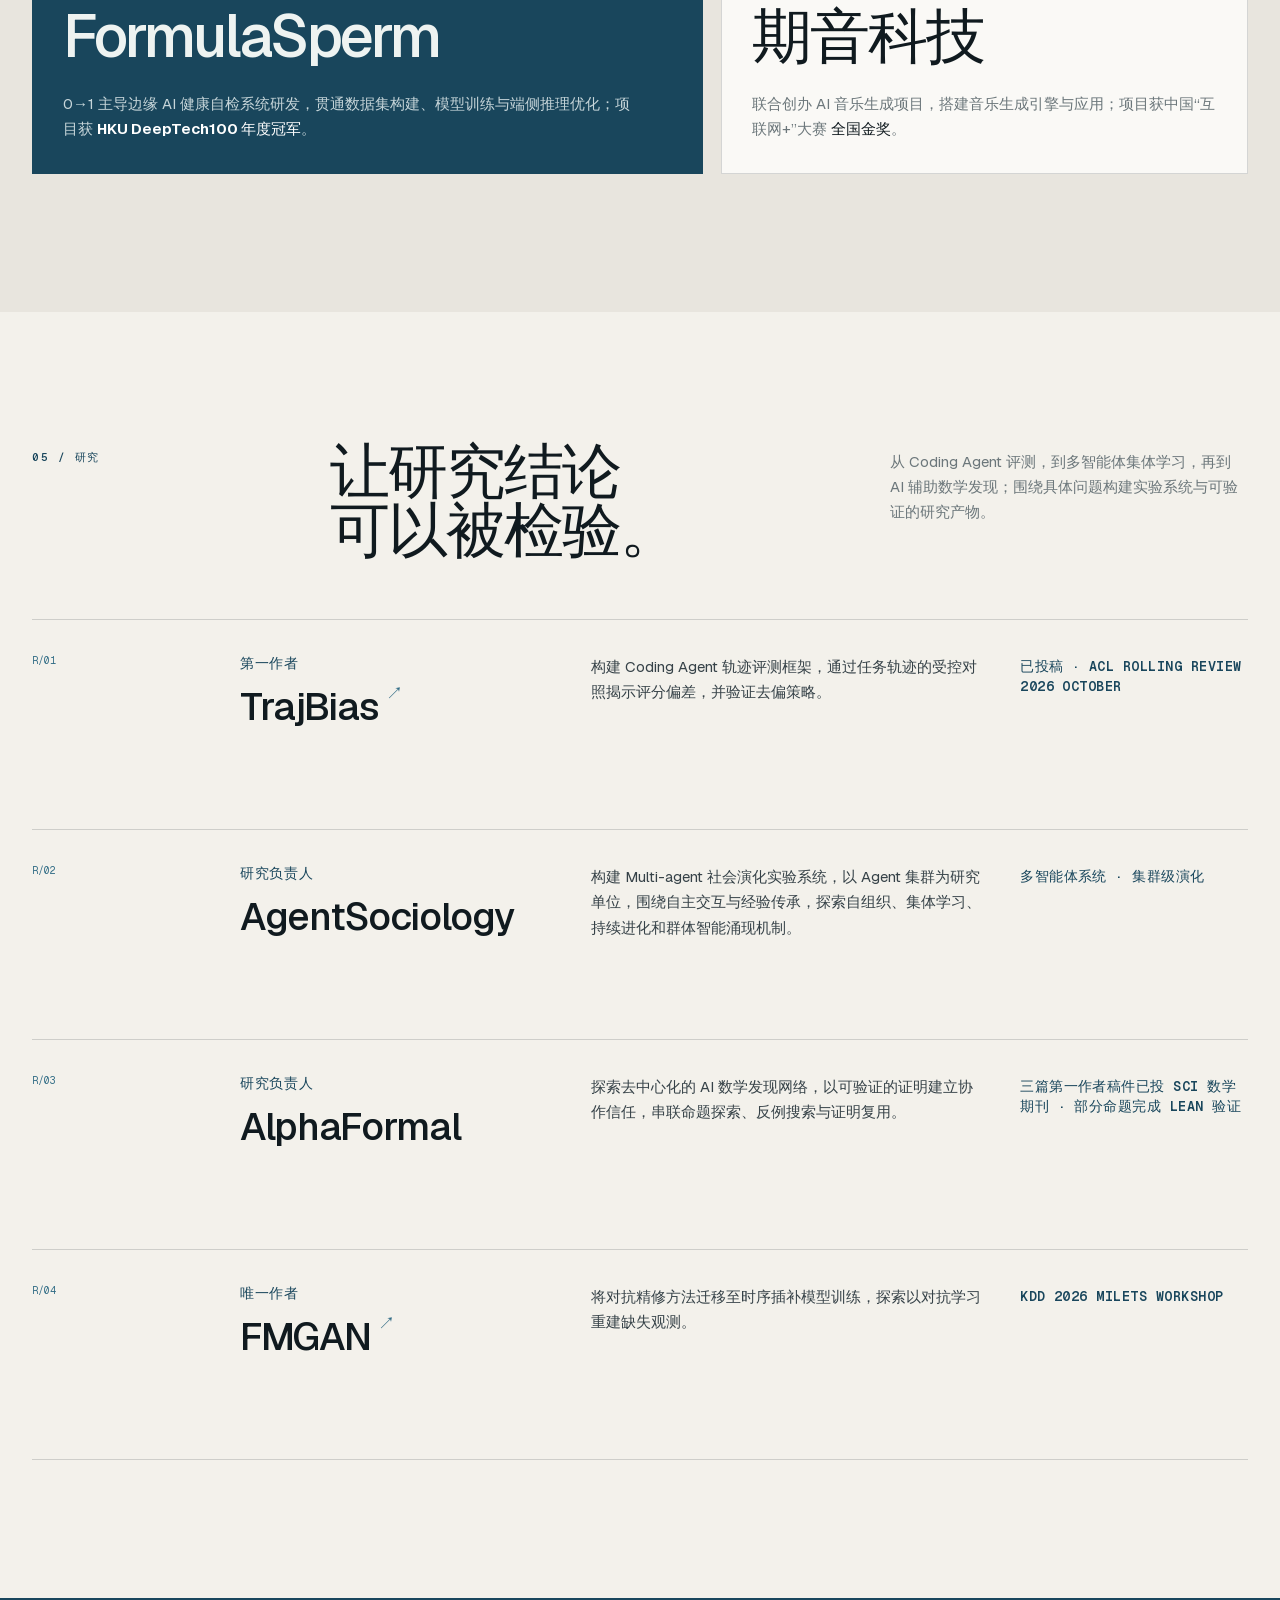
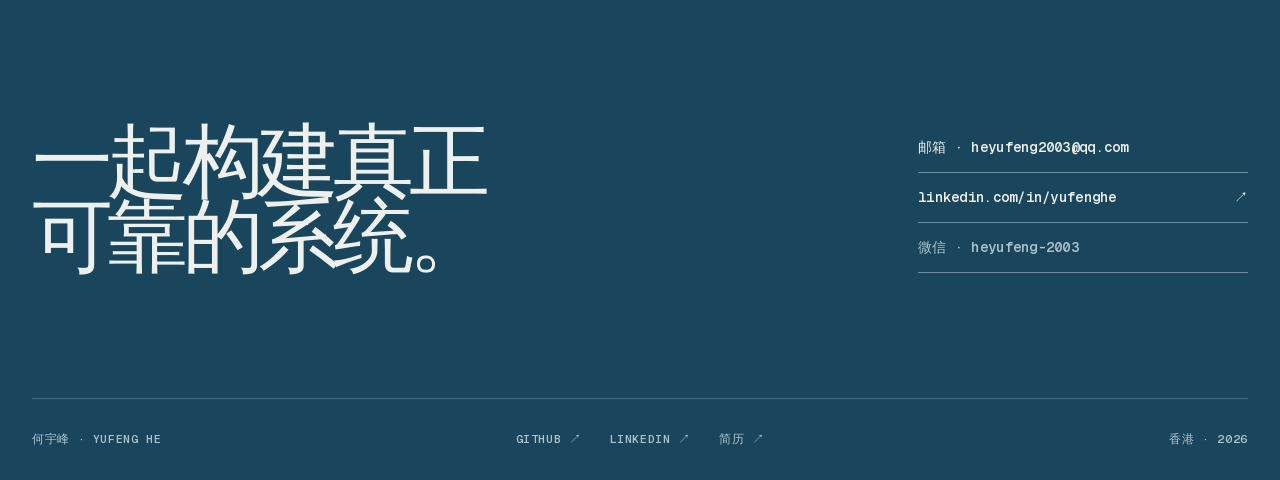
<file: zh/index.html>
<!doctype html>
<html lang="zh-CN">
<head>
  <meta charset="utf-8">
  <meta name="viewport" content="width=device-width, initial-scale=1">
  <title>何宇峰 — 从后训练到推理的 Agent 系统</title>
  <meta name="description" content="曾在月之暗面 Kimi 实习研究 Agent，现为 Mooncake 开源维护者；累计 620+ 项上游 PR，覆盖 68 个项目。">
  <meta name="keywords" content="Yufeng He,何宇峰,AI Agent Systems,Coding Agent,LLM Infrastructure,Mooncake,vLLM,CoreCoder">
  <meta name="author" content="Yufeng He">
  <meta name="robots" content="index, follow">
  <link rel="canonical" href="https://heyufeng.me/zh/">
  <link rel="alternate" hreflang="en" href="https://heyufeng.me/">
  <link rel="alternate" hreflang="zh-CN" href="https://heyufeng.me/zh/">
  <link rel="alternate" hreflang="x-default" href="https://heyufeng.me/">
  <meta property="og:type" content="profile">
  <meta property="og:site_name" content="Yufeng He">
  <meta property="og:title" content="何宇峰 — 从后训练到推理的 Agent 系统">
  <meta property="og:description" content="Mooncake 开源维护者 · 曾在 Kimi 实习研究 Agent · 620+ 项上游 PR。">
  <meta property="og:url" content="https://heyufeng.me/zh/">
  <meta property="og:locale" content="zh_CN">
  <meta property="og:locale:alternate" content="en_US">
  <meta property="og:image" content="https://heyufeng.me/og-agent-systems.png">
  <meta property="og:image:type" content="image/png">
  <meta property="og:image:width" content="1200">
  <meta property="og:image:height" content="630">
  <meta property="og:image:alt" content="何宇峰 — 从后训练到推理的 Agent 系统">
  <meta name="twitter:card" content="summary_large_image">
  <meta name="twitter:title" content="何宇峰 — 从后训练到推理的 Agent 系统">
  <meta name="twitter:description" content="Mooncake 开源维护者 · 曾在 Kimi 实习研究 Agent · 620+ 项上游 PR。">
  <meta name="twitter:image" content="https://heyufeng.me/og-agent-systems.png">
  <meta name="twitter:image:alt" content="何宇峰 — 从后训练到推理的 Agent 系统">
  <link rel="icon" href="../favicon.jpg">
  <link rel="apple-touch-icon" href="../favicon.jpg">
  <link rel="stylesheet" href="../site.css?v=20261106-resume-v1">
</head>
<body><main lang="zh-CN"><script type="application/ld+json">{"@context":"https://schema.org","@type":"Person","name":"何宇峰","alternateName":"Yufeng He","url":"https://heyufeng.me/zh/","email":"heyufeng2003@qq.com","image":"https://heyufeng.me/yufeng-he.jpg","alumniOf":[{"@type":"CollegeOrUniversity","name":"北京邮电大学"}],"affiliation":{"@type":"CollegeOrUniversity","name":"香港大学"},"sameAs":["https://github.com/he-yufeng","https://www.linkedin.com/in/yufenghe/"]}</script><header class="site-header"><nav class="shell nav" aria-label="主导航"><a class="wordmark" href="#top" aria-label="何宇峰，返回首页"><span class="wordmark-en">Yufeng He</span><span class="wordmark-zh">何宇峰</span></a><div class="nav-links"><a href="#experience">经历</a><a href="#open-source">开源</a><a href="#education">教育</a><details class="nav-profile"><summary>更多 <span aria-hidden="true">+</span></summary><div class="nav-dropdown"><a href="#experience"><span>01</span>经历</a><a href="#open-source"><span>02</span>开源</a><a href="#education"><span>03</span>教育与奖项</a><a href="#projects"><span>04</span>精选项目</a><a href="#research"><span>05</span>研究</a><a href="#skills"><span>03B</span>技能与兴趣</a><a href="#contact"><span>—</span>联系方式</a></div></details></div><div class="nav-utilities"><div class="language-switcher" aria-label="语言"><a href="../">EN</a><span aria-hidden="true">/</span><a href="#top" aria-current="page">中文</a></div><a class="nav-resume" href="../Yufeng-He-Resume.pdf?v=20261106-v1" target="_blank" rel="noreferrer">简历 <span aria-hidden="true">↗</span></a></div></nav></header><section class="hero shell" id="top"><div class="hero-copy"><p class="eyebrow"><span></span> 何宇峰 · Yufeng He</p><h1>构建可靠的<span>Agent 系统</span>从后训练到推理。</h1><p class="hero-lede">聚焦 Agent 算法与 AI Infra 的协同。曾在月之暗面 Kimi 参与 Coding Agent 后训练、自进化研究与 Agent 应用研发。 目前维护 Mooncake，持续向 vLLM、PyTorch 等项目贡献，把模型迭代与系统的可靠执行连起来。</p><div class="hero-focus" aria-label="主要方向"><span>Agent Harness</span><span>Coding Agent 后训练</span><span>多智能体系统</span><span>大模型系统</span></div><div class="hero-actions"><a class="button button-primary button-resume" href="../Yufeng-He-Resume.pdf?v=20261106-v1" target="_blank" rel="noreferrer">查看简历 <span>↗</span></a></div><div class="hero-contacts" aria-label="联系方式"><div class="hero-contact hero-contact-email"><span>邮箱</span><strong>heyufeng2003@qq.com</strong></div><a class="hero-contact" href="https://github.com/he-yufeng" target="_blank" rel="noreferrer"><span>GitHub</span><strong>github.com/he-yufeng</strong><i aria-hidden="true">↗</i></a><a class="hero-contact" href="https://www.linkedin.com/in/yufenghe/" target="_blank" rel="noreferrer"><span>LinkedIn</span><strong>linkedin.com/in/yufenghe</strong><i aria-hidden="true">↗</i></a></div><div class="hero-note"><span class="status-dot"></span>香港大学 · 计算机科学硕士 · 预计 2026 年 12 月毕业</div></div><div class="portrait-stage" aria-label="何宇峰肖像"><div class="portrait-frame"><img src="../yufeng-he.jpg" alt="何宇峰" fetchPriority="high"/></div><div class="portrait-index" aria-hidden="true">01</div><div class="portrait-caption"><span>Agent 系统</span><span>开源</span><span>香港</span></div></div></section><section class="signal-strip" aria-label="代表性数据"><div class="shell signal-grid"><div class="signal"><strong>620+</strong><span>上游 PR</span></div><div class="signal"><strong>68</strong><span>上游项目</span></div><div class="signal"><strong>109</strong><span>精选 AI Infra PR</span></div><div class="signal"><strong>1.9K+</strong><span>CoreCoder Stars</span></div></div></section><section class="section shell opensource-section"><div class="section-heading" id="open-source"><p class="section-index">02 / 开源</p><h2>以系统深度<br/>持续开源。</h2><p>累计 <!-- -->620+<!-- --> 项上游 PR，覆盖 <!-- -->68<!-- --> 个项目。从工具调用的状态管理，到 CUDA Kernel 与 KV Cache 传输。</p></div><div class="opensource-stack"><article class="opensource-record"><header class="opensource-record-head"><div><p class="opensource-kicker">持续维护与上游贡献</p><h3>覆盖 Agent 系统<br/>完整技术栈。</h3></div><div class="opensource-total"><strong>620+</strong><span>上游 PR<br/>覆盖 <!-- -->68<!-- --> 个项目</span></div></header><div class="contribution-tracks"><section class="contribution-track" aria-labelledby="agent-infra-title-zh"><div class="track-heading"><div><span>01</span><h4 id="agent-infra-title-zh">Agent Harness</h4></div><strong>150</strong></div><p class="track-context">下方精选项目的 PR 合计</p><div class="track-list" aria-label="Agent Harness 贡献"><div class="track-row"><a href="https://github.com/QwenLM/qwen-code/pulls?q=is%3Apr+is%3Amerged+author%3Ahe-yufeng" target="_blank" rel="noreferrer">Qwen Code<!-- --> <span>↗</span></a><span>62 PR</span><strong>工具调用状态与取消机制</strong></div><div class="track-row"><a href="https://github.com/AstrBotDevs/AstrBot/pulls?q=is%3Apr+is%3Amerged+author%3Ahe-yufeng" target="_blank" rel="noreferrer">AstrBot<!-- --> <span>↗</span></a><span>37 PR</span><strong>模型接入与调度可靠性</strong></div><div class="track-row"><a href="https://github.com/bytedance/deer-flow/pulls?q=is%3Apr+is%3Amerged+author%3Ahe-yufeng" target="_blank" rel="noreferrer">DeerFlow<!-- --> <span>↗</span></a><span>25 PR</span><strong>并发与检查点正确性</strong></div><div class="track-row"><a href="https://github.com/google/adk-python/pulls?q=is%3Apr+author%3Ahe-yufeng" target="_blank" rel="noreferrer">Google ADK<!-- --> <span>↗</span></a><span>17 PR</span><strong>实时流式响应与上下文缓存</strong></div><div class="track-row"><a href="https://github.com/openclaw/openclaw/pulls?q=is%3Apr+is%3Amerged+author%3Ahe-yufeng" target="_blank" rel="noreferrer">OpenClaw<!-- --> <span>↗</span></a><span>9 PR</span><strong>会话安全与权限控制</strong></div></div></section><section class="contribution-track" aria-labelledby="inference-title-zh"><div class="track-heading"><div><span>02</span><h4 id="inference-title-zh">模型系统</h4></div><strong>109</strong></div><p class="track-context">精选项目 PR 合计 · Mooncake 开源维护者</p><div class="track-list" aria-label="推理系统贡献"><div class="track-row"><a href="https://github.com/kvcache-ai/Mooncake/pulls?q=is%3Apr+is%3Amerged+author%3Ahe-yufeng" target="_blank" rel="noreferrer">Mooncake<!-- --> <span>↗</span></a><span>68 PR · Maintainer</span><strong>分布式 KV Cache 存储、传输与恢复</strong></div><div class="track-row"><a href="https://github.com/vllm-project/vllm/pulls?q=is%3Apr+is%3Amerged+author%3Ahe-yufeng" target="_blank" rel="noreferrer">vLLM<!-- --> <span>↗</span></a><span>17 PR</span><strong>跨请求状态隔离与 CUDA Graph 稳定性</strong></div><div class="track-row"><a href="https://github.com/pytorch/pytorch/commits/main/?author=he-yufeng" target="_blank" rel="noreferrer">PyTorch<!-- --> <span>↗</span></a><span>16+ PR</span><strong>CUDA Kernel 与 Inductor 正确性</strong></div><div class="track-row"><a href="https://github.com/triton-lang/triton/pulls?q=is%3Apr+is%3Amerged+author%3Ahe-yufeng" target="_blank" rel="noreferrer">Triton<!-- --> <span>↗</span></a><span>8 PR</span><strong>GPU 编译器语义</strong></div></div></section><section class="contribution-track" aria-labelledby="agent-apps-title-zh"><div class="track-heading"><div><span>03</span><h4 id="agent-apps-title-zh">Agent 应用与评测</h4></div><strong>136</strong></div><p class="track-context">下方精选项目的 PR 合计</p><div class="track-list" aria-label="Agent 应用与评测贡献"><div class="track-row"><a href="https://github.com/HKUDS/Vibe-Trading/pulls?q=is%3Apr+author%3Ahe-yufeng" target="_blank" rel="noreferrer">Vibe-Trading<!-- --> <span>↗</span></a><span>108 PR · Maintainer</span><strong>组合分析、交易保护与回测记账</strong></div><div class="track-row"><a href="https://github.com/promptfoo/promptfoo/pulls?q=is%3Apr+is%3Amerged+author%3Ahe-yufeng" target="_blank" rel="noreferrer">promptfoo<!-- --> <span>↗</span></a><span>28 PR</span><strong>评分正确性与模型接口兼容</strong></div></div></section></div><p class="opensource-source">数据来自 GitHub 贡献快照，含直接合并和由项目自动合入的 PR；以上三组仅展示精选项目。<a href="https://github.com/he-yufeng#open-source-contributions" target="_blank" rel="noreferrer">完整贡献记录 ↗</a> · <time dateTime="2026-11-21">2026.11.21</time></p></article><article class="owned-project" data-ownership="independent"><div class="owned-project-index"><span>独立开源项目</span><strong>01</strong></div><div class="owned-project-copy"><p>创建者与维护者</p><h3><a href="https://github.com/he-yufeng/CoreCoder" target="_blank" rel="noreferrer">CoreCoder <span>↗</span></a></h3><p>我独立开发和维护的轻量 Python Coding Agent Harness。它能按任务依赖分批调度子 Agent，接入本地与远程 MCP 工具，并支持撤销文件编辑。</p></div><div class="owned-project-meta"><div><strong>1.9K+</strong><span>GitHub Stars</span></div><p>Python · 可运行 Agent Harness</p></div></article><article class="owned-project" data-ownership="co-maintained"><div class="owned-project-index"><span>核心共建与维护</span><strong>02</strong></div><div class="owned-project-copy"><p>核心作者与维护者</p><h3><a href="https://github.com/HKUDS/Vibe-Trading" target="_blank" rel="noreferrer">Vibe-Trading <span>↗</span></a></h3><p>面向自动化投研与量化交易的多 Agent 平台。我参与核心开发与维护，主要做组合分析、交易保护和回测记账。</p></div><div class="owned-project-meta"><div><strong>38K+</strong><span>GitHub Stars</span></div><p>108<!-- --> 个上游 PR · Agentic 金融</p></div></article></div></section><section class="experience-section"><div class="shell section experience-inner" id="experience"><div class="section-heading section-heading-light"><p class="section-index">01 / 经历</p><h2>研究深度。<br/>工程广度。</h2><p>覆盖 Agent Harness、Coding Agent 后训练、多智能体系统、Agentic 金融与大模型基础设施。</p></div><article class="experience-feature"><div class="experience-identity"><p class="company-mark">Kimi</p><div class="experience-brand"><span>月之暗面</span><time>2025.10 — 2026.05</time></div></div><div class="experience-content"><p class="role-label">AI Agent 研究实习</p><h3>让 Agent 研究经得住工程落地。</h3><section class="experience-team" aria-labelledby="kimi-coding-team-zh"><h4 id="kimi-coding-team-zh">Kimi Coding Agent 算法团队</h4><p>参与基模后训练</p><ul><li>面向长程编程任务，独立构建后训练数据集与 Benchmark，推进数据生成与评测流程自动化。</li><li>参与 Agent 自进化后训练研究，通过模型与 Harness 交叉评测，验证并迭代训练方案。</li></ul></section><section class="experience-team" aria-labelledby="kimi-alpha-team-zh"><h4 id="kimi-alpha-team-zh">Kimi Alpha Lab · 阿尔法实验室</h4><p>负责 Agent 算法、Harness 框架与应用研发</p><ul><li>核心参与量化金融 Agent 研发，围绕自动化投研、因子挖掘与组合优化，推进算法验证及系统实现。</li><li>独立负责 Multi-Agent System 与 Agent Swarm 算法实验，探索群体协作与进化式优化。</li></ul></section></div></article><div class="experience-list"><article><div class="entry-topline"><span>01</span><time>2025.08 — 2025.10</time></div><p class="entry-company">百度</p><h3>AI Agent 工程师<br/><span>AI 人才计划</span></h3><p>参与研发 ROI 与质量分联合建模的广告出价 Agent，将核心业务 ROI 达成率从 <strong>81% 提升至 101%</strong>。</p></article><article><div class="entry-topline"><span>02</span><time>2025.04 — 2025.07</time></div><p class="entry-company">脉脉</p><h3>AI Agent 工程师<br/><span>CEO 带教</span></h3><p>由 CEO 带教，独立研发技能表征 Agent 与质量评估链路，优化职业推荐自动化闭环。</p></article><article><div class="entry-topline"><span>03</span><time>2024.08 — 2024.12</time></div><p class="entry-company">快手</p><h3>算法工程师<br/><span>转码调度</span></h3><p>面向数十万核转码集群，参与研发热度感知的调度决策 Agent，联合建模转码成本与带宽收益。</p></article></div></div></section><section class="section shell research-section"><div class="section-heading research-heading" id="research"><p class="section-index">05 / 研究</p><h2>让研究结论<br/>可以被检验。</h2><p>从 Coding Agent 评测，到多智能体集体学习，再到 AI 辅助数学发现；围绕具体问题构建实验系统与可验证的研究产物。</p></div><div class="research-list"><article><div class="research-index">R/01</div><div><p class="research-role">第一作者</p><h3><a href="https://github.com/he-yufeng/TrajBias" target="_blank" rel="noreferrer">TrajBias<!-- --> <span>↗</span></a></h3></div><p class="research-copy">构建 Coding Agent 轨迹评测框架，通过任务轨迹的受控对照揭示评分偏差，并验证去偏策略。</p><p class="research-meta">已投稿 · ACL Rolling Review 2026 October</p></article><article><div class="research-index">R/02</div><div><p class="research-role">研究负责人</p><h3>AgentSociology</h3></div><p class="research-copy">构建 Multi-agent 社会演化实验系统，以 Agent 集群为研究单位，围绕自主交互与经验传承，探索自组织、集体学习、持续进化和群体智能涌现机制。</p><p class="research-meta">多智能体系统 · 集群级演化</p></article><article><div class="research-index">R/03</div><div><p class="research-role">研究负责人</p><h3>AlphaFormal</h3></div><p class="research-copy">探索去中心化的 AI 数学发现网络，以可验证的证明建立协作信任，串联命题探索、反例搜索与证明复用。</p><p class="research-meta">三篇第一作者稿件已投 SCI 数学期刊 · 部分命题完成 Lean 验证</p></article><article><div class="research-index">R/04</div><div><p class="research-role">唯一作者</p><h3><a href="https://github.com/he-yufeng/adversarial-refinement-imputation" target="_blank" rel="noreferrer">FMGAN<!-- --> <span>↗</span></a></h3></div><p class="research-copy">将对抗精修方法迁移至时序插补模型训练，探索以对抗学习重建缺失观测。</p><p class="research-meta">KDD 2026 MiLeTS Workshop</p></article></div></section><section class="venture-section"><div class="shell section" id="projects"><div class="section-heading venture-heading"><p class="section-index">04 / 精选项目</p><h2>不止基准，<br/>更做成系统。</h2><p>健康检测与 AI 音乐生成：把模型训练、工程开发与实际应用连起来的两段项目经历。</p></div><div class="venture-grid"><article class="venture-card venture-card-primary"><div class="venture-topline"><span>CTO · 2026.06 — 2026.07</span><span>01</span></div><div><p>边缘 AI · 健康检测</p><h3>FormulaSperm</h3><p>0→1 主导边缘 AI 健康自检系统研发，贯通数据集构建、模型训练与端侧推理优化；项目获 <strong>HKU DeepTech100 年度冠军</strong>。</p></div></article><article class="venture-card"><div class="venture-topline"><span>联合创办 · 全栈工程师<br/>2021.10 — 2022.06</span><span>02</span></div><div><p>生成式 AI · 音乐系统</p><h3>期音科技</h3><p>联合创办 AI 音乐生成项目，搭建音乐生成引擎与应用；项目获中国“互联网+”大赛 <strong>全国金奖</strong>。</p></div></article></div></div></section><section class="credentials-section"><div class="shell credentials-grid" id="education"><div><p class="section-index">03 / 教育经历</p><div class="education-entry"><span>2025.09 — 2026.12（预计）</span><h3>香港大学</h3><p>计算机科学硕士</p></div><div class="education-entry"><span>2021.09 — 2025.06</span><h3>北京邮电大学</h3><p>电信工程学士</p></div></div><div class="honors-column"><p class="section-index">代表奖项</p><ul><li><strong>年度冠军</strong><span>2026 HKU DeepTech100 · 奖金 HK$1M+</span></li><li><strong>北邮队长 · 金奖第一名</strong><span>2023 上海全球 AI 创新大赛 · 大模型赛道</span></li><li><strong>三次银牌</strong><span>ACM ICPC 亚洲区域赛</span></li><li><strong>全国一等奖</strong><span>NOIP · 全国信息学奥林匹克联赛</span></li></ul></div></div><div class="shell skills-panel" id="skills"><div class="skills-intro"><p class="section-index">03B / 技能与兴趣</p><h3>覆盖完整技术栈。</h3></div><div class="skills-groups"><div><span>编程语言</span><p>Python / C++（主力）· Java / Go</p></div><div><span>Agent 系统</span><p>Agent Harness · Coding Agent 后训练 · 大模型系统</p></div><div><span>实践与语言</span><p>Claude Code / Codex 重度用户 · 英语专业工作能力</p></div><div><span>兴趣</span><p>中国少儿围棋大奖赛全国十强</p></div></div></div></section><footer class="footer"><div class="shell footer-top" id="contact"><p>一起构建真正<br/>可靠的系统。</p><div class="footer-contact"><span class="footer-email">邮箱 · heyufeng2003@qq.com</span><a href="https://www.linkedin.com/in/yufenghe/" target="_blank" rel="noreferrer">linkedin.com/in/yufenghe <span>↗</span></a><span>微信 · heyufeng-2003</span></div></div><div class="shell footer-bottom"><span>何宇峰 · Yufeng He</span><div><a href="https://github.com/he-yufeng" target="_blank" rel="noreferrer">GitHub ↗</a><a href="https://www.linkedin.com/in/yufenghe/" target="_blank" rel="noreferrer">LinkedIn ↗</a><a href="../Yufeng-He-Resume.pdf?v=20261106-v1" target="_blank" rel="noreferrer">简历 ↗</a></div><span>香港 · 2026</span></div></footer></main></body>
</html>
</file>
<file: site.css>
@font-face { font-family: "Geist"; src: url("./fonts/geist.woff2") format("woff2"); font-style: normal; font-weight: 100 900; font-display: swap; }
@font-face { font-family: "Geist Mono"; src: url("./fonts/geist-mono.woff2") format("woff2"); font-style: normal; font-weight: 100 900; font-display: swap; }
:root { --font-geist-sans: "Geist"; --font-geist-mono: "Geist Mono"; }
:root {
  --paper: #f3f1eb;
  --paper-bright: #faf9f6;
  --ink: #101a1f;
  --ink-soft: #364248;
  --muted: #6c777b;
  --line: rgba(16, 26, 31, 0.16);
  --blue: #326d86;
  --blue-deep: #19465c;
  --night: #0d171b;
  --night-soft: #132127;
}

* { box-sizing: border-box; }
html { scroll-behavior: smooth; scroll-padding-top: 84px; background: var(--paper); }
body {
  margin: 0;
  background: var(--paper);
  color: var(--ink);
  font-family: var(--font-geist-sans), "Avenir Next", "Helvetica Neue", "PingFang SC", "Microsoft YaHei", Arial, sans-serif;
  font-synthesis: none;
  text-rendering: optimizeLegibility;
}
::selection { color: #fff; background: var(--blue); }
a { color: inherit; text-decoration: none; }
main { display: flex; flex-direction: column; }
main > .site-header { order: 0; }
main > .hero { order: 1; }
main > .signal-strip { order: 2; }
main > .experience-section { order: 3; }
main > .opensource-section { order: 4; }
main > .credentials-section { order: 5; }
main > .venture-section { order: 6; }
main > .research-section { order: 7; }
main > .footer { order: 8; }
main[lang="zh-CN"] h1,
main[lang="zh-CN"] h2,
main[lang="zh-CN"] h3 { letter-spacing: -0.035em; }
main[lang="zh-CN"] .hero h1 { line-height: 1.04; }
.shell { width: min(1240px, calc(100% - 64px)); margin-inline: auto; }

.site-header {
  position: sticky;
  top: 0;
  z-index: 100;
  border-bottom: 1px solid rgba(16, 26, 31, 0.1);
  background: rgba(243, 241, 235, 0.88);
  backdrop-filter: blur(18px);
}
.nav { height: 74px; display: grid; grid-template-columns: 1fr auto 1fr; align-items: center; }
.wordmark {
  width: fit-content;
  display: flex;
  align-items: baseline;
  gap: 10px;
  white-space: nowrap;
  font-family: var(--font-geist-mono), monospace;
  font-size: 15px;
  font-weight: 650;
  letter-spacing: -0.025em;
}
.wordmark-zh { color: var(--blue-deep); font-size: 0.88em; letter-spacing: 0.04em; }
.nav-links { display: flex; gap: 34px; }
.nav-links > a, .nav-profile summary, .nav-resume {
  position: relative;
  font-family: var(--font-geist-mono), monospace;
  font-size: 12px;
  font-weight: 560;
  letter-spacing: 0.08em;
  text-transform: uppercase;
}
.nav-links > a::after, .nav-profile summary::after, .nav-resume::after {
  position: absolute;
  right: 0;
  bottom: -7px;
  left: 0;
  height: 1px;
  content: "";
  background: var(--ink);
  transform: scaleX(0);
  transform-origin: right;
  transition: transform 220ms ease;
}
.nav-links > a:hover::after, .nav-profile summary:hover::after, .nav-resume:hover::after { transform: scaleX(1); transform-origin: left; }
.nav-profile { position: relative; }
.nav-profile summary { display: flex; align-items: center; gap: 8px; cursor: pointer; list-style: none; }
.nav-profile summary::-webkit-details-marker { display: none; }
.nav-profile summary span { color: var(--blue); font-size: 14px; line-height: 1; transition: transform 180ms ease; }
.nav-profile[open] summary span { transform: rotate(45deg); }
.nav-dropdown {
  position: absolute;
  top: 34px;
  right: -20px;
  width: 252px;
  padding: 8px;
  border: 1px solid var(--line);
  background: rgba(250, 249, 246, 0.98);
  box-shadow: 0 24px 60px rgba(13, 23, 27, 0.14);
}
.nav-dropdown a {
  display: grid;
  grid-template-columns: 28px 1fr;
  gap: 10px;
  padding: 13px 12px;
  color: var(--ink-soft);
  border-bottom: 1px solid var(--line);
  font-family: var(--font-geist-mono), monospace;
  font-size: 12px;
  letter-spacing: 0.04em;
  text-transform: none;
  transition: color 160ms ease, background 160ms ease, padding 160ms ease;
}
.nav-dropdown a:last-child { border-bottom: 0; }
.nav-dropdown a:hover { padding-left: 16px; color: var(--ink); background: rgba(50, 109, 134, 0.07); }
.nav-dropdown a span { color: var(--blue); font-size: 8px; }
.nav-utilities { justify-self: end; display: flex; align-items: center; gap: 24px; }
.language-switcher { display: flex; align-items: center; gap: 7px; font-family: var(--font-geist-mono), monospace; font-size: 12px; font-weight: 560; letter-spacing: 0.045em; }
.language-switcher a { color: var(--muted); transition: color 160ms ease; }
.language-switcher a:hover, .language-switcher a[aria-current="page"] { color: var(--ink); }
.language-switcher a[aria-current="page"] { font-weight: 650; }
.language-switcher > span { color: var(--line); }
.nav-resume { justify-self: end; }
.nav-resume span { margin-left: 5px; color: var(--blue); }

.hero {
  min-height: min(780px, calc(100vh - 74px));
  display: grid;
  grid-template-columns: minmax(0, 1.25fr) minmax(340px, 0.75fr);
  align-items: center;
  gap: clamp(50px, 8vw, 128px);
  padding-block: 70px 86px;
}
.hero-copy { max-width: 790px; }
.eyebrow, .section-index {
  margin: 0;
  color: var(--blue-deep);
  font-family: var(--font-geist-mono), monospace;
  font-size: 11px;
  font-weight: 550;
  letter-spacing: 0.14em;
  text-transform: uppercase;
}
.eyebrow { display: flex; align-items: center; gap: 10px; }
.eyebrow > span { width: 28px; height: 1px; background: var(--blue); }
.hero h1 {
  max-width: 800px;
  margin: 28px 0 26px;
  font-size: clamp(48px, 5.7vw, 80px);
  font-weight: 520;
  letter-spacing: -0.066em;
  line-height: 0.98;
}
.hero h1 span { display: block; color: var(--blue); }
.hero-lede {
  max-width: 680px;
  margin: 0;
  color: var(--ink-soft);
  font-size: clamp(17px, 1.45vw, 20px);
  line-height: 1.55;
}
.hero-focus { display: flex; flex-wrap: wrap; gap: 8px; margin-top: 22px; }
.hero-focus span { padding: 8px 10px; border: 1px solid var(--line); color: var(--blue-deep); font-family: var(--font-geist-mono), monospace; font-size: 13px; font-weight: 590; letter-spacing: 0.035em; text-transform: uppercase; }
.hero-actions { display: flex; flex-wrap: wrap; gap: 12px; margin-top: 34px; }
.button {
  min-height: 48px;
  display: inline-flex;
  align-items: center;
  justify-content: center;
  gap: 24px;
  padding: 0 19px;
  border: 1px solid var(--ink);
  font-family: var(--font-geist-mono), monospace;
  font-size: 13px;
  font-weight: 550;
  letter-spacing: 0.05em;
  transition: background 180ms ease, color 180ms ease, transform 180ms ease;
}
.button:hover { transform: translateY(-2px); }
.button-primary { color: var(--paper-bright); background: var(--ink); }
.button-primary:hover { background: var(--blue-deep); }
.button-secondary:hover { color: var(--paper-bright); background: var(--ink); }
.button-resume { min-width: 184px; padding-inline: 23px; }
.hero-contacts {
  max-width: 760px;
  display: grid;
  grid-template-columns: minmax(0, 1.28fr) minmax(0, 1fr) minmax(0, 1.08fr);
  margin-top: 22px;
  border-top: 1px solid var(--line);
  border-bottom: 1px solid var(--line);
}
.hero-contact {
  position: relative;
  min-width: 0;
  display: flex;
  flex-direction: column;
  gap: 7px;
  padding: 15px 34px 16px 17px;
  border-right: 1px solid var(--line);
  transition: color 160ms ease, background 160ms ease;
}
.hero-contact:first-child { padding-left: 0; }
.hero-contact:last-child { border-right: 0; }
.hero-contact > span {
  color: var(--blue-deep);
  font-family: var(--font-geist-mono), monospace;
  font-size: 12px;
  font-weight: 600;
  letter-spacing: 0.1em;
  text-transform: uppercase;
}
.hero-contact strong {
  min-width: 0;
  color: var(--ink-soft);
  font-family: var(--font-geist-mono), monospace;
  font-size: 14px;
  font-weight: 560;
  letter-spacing: -0.015em;
  overflow-wrap: anywhere;
}
.hero-contact i {
  position: absolute;
  top: 14px;
  right: 15px;
  color: var(--blue);
  font-size: 11px;
  font-style: normal;
}
a.hero-contact:hover { color: var(--ink); background: rgba(50, 109, 134, 0.065); }
a.hero-contact:hover strong { color: var(--ink); }
.hero-contact-email strong { user-select: all; }
.hero-note {
  display: flex;
  align-items: center;
  gap: 9px;
  margin-top: 42px;
  color: var(--muted);
  font-family: var(--font-geist-mono), monospace;
  font-size: 12px;
  letter-spacing: 0.035em;
}
.status-dot {
  width: 7px;
  height: 7px;
  flex-shrink: 0;
  border-radius: 50%;
  background: #4c8a68;
  box-shadow: 0 0 0 4px rgba(76, 138, 104, 0.12);
}
.portrait-stage { position: relative; justify-self: end; width: min(100%, 410px); }
.portrait-stage::before {
  position: absolute;
  z-index: -1;
  top: -32px;
  right: 34px;
  width: 100%;
  height: 100%;
  border: 1px solid var(--line);
  content: "";
}
.portrait-frame { position: relative; aspect-ratio: 0.83; overflow: hidden; background: #c5c9c8; }
.portrait-frame::after {
  position: absolute;
  inset: 0;
  content: "";
  background: linear-gradient(180deg, transparent 55%, rgba(10, 20, 24, 0.18));
}
.portrait-frame img {
  width: 100%;
  height: 100%;
  display: block;
  object-fit: cover;
  object-position: center top;
}
.portrait-index {
  position: absolute;
  top: 14px;
  left: -22px;
  color: var(--paper-bright);
  font-family: var(--font-geist-mono), monospace;
  font-size: 48px;
  font-weight: 600;
  letter-spacing: -0.08em;
  mix-blend-mode: difference;
}
.portrait-caption {
  position: absolute;
  right: -22px;
  bottom: 24px;
  display: flex;
  flex-direction: column;
  gap: 4px;
  padding: 15px 18px;
  color: white;
  background: var(--blue-deep);
  font-family: var(--font-geist-mono), monospace;
  font-size: 12.5px;
  font-weight: 560;
  letter-spacing: 0.1em;
  text-transform: uppercase;
}

.signal-strip { color: #f5f3ed; background: var(--night); }
.signal-grid { display: grid; grid-template-columns: repeat(4, 1fr); }
.signal {
  min-height: 154px;
  display: flex;
  flex-direction: column;
  justify-content: center;
  gap: 8px;
  padding-inline: 28px;
  border-left: 1px solid rgba(255, 255, 255, 0.14);
}
.signal:last-child { border-right: 1px solid rgba(255, 255, 255, 0.14); }
.signal strong { font-size: clamp(32px, 3.5vw, 50px); font-weight: 530; letter-spacing: -0.055em; }
.signal span {
  color: #93a0a4;
  font-family: var(--font-geist-mono), monospace;
  font-size: 13px;
  font-weight: 540;
  letter-spacing: 0.09em;
  text-transform: uppercase;
}

.section { padding-block: 138px; }
.section-heading {
  display: grid;
  grid-template-columns: 0.72fr 1.45fr 1fr;
  gap: 40px;
  align-items: start;
  margin-bottom: 72px;
}
.section-heading h2 {
  margin: -8px 0 0;
  font-size: clamp(43px, 4.65vw, 64px);
  font-weight: 510;
  letter-spacing: -0.06em;
  line-height: 0.98;
}
.section-heading > p:last-child {
  max-width: 400px;
  margin: 0;
  color: var(--muted);
  font-size: 15px;
  line-height: 1.65;
}

.opensource-stack { display: grid; gap: 18px; }
.opensource-record {
  overflow: hidden;
  padding: clamp(32px, 4vw, 52px);
  color: #f4f3ee;
  background: var(--night-soft);
}
.opensource-record-head {
  display: grid;
  grid-template-columns: 1.25fr 0.75fr;
  gap: 64px;
  align-items: end;
  padding-bottom: 44px;
  border-bottom: 1px solid rgba(255, 255, 255, 0.2);
}
.opensource-kicker {
  margin: 0 0 16px;
  color: #9ec4d0;
  font-family: var(--font-geist-mono), monospace;
  font-size: 13.5px;
  font-weight: 600;
  letter-spacing: 0.065em;
  text-transform: uppercase;
}
.opensource-record h3 {
  max-width: 700px;
  margin: 0;
  font-size: clamp(43px, 4.8vw, 66px);
  font-weight: 510;
  letter-spacing: -0.065em;
  line-height: 0.98;
}
.opensource-total { display: flex; align-items: flex-end; justify-content: flex-end; gap: 20px; }
.opensource-total strong { font-size: clamp(66px, 7vw, 94px); font-weight: 520; letter-spacing: -0.08em; line-height: 0.78; }
.opensource-total span {
  max-width: 190px;
  color: #b7c4c8;
  font-family: var(--font-geist-mono), monospace;
  font-size: 14px;
  font-weight: 520;
  letter-spacing: 0.025em;
  line-height: 1.5;
}
.contribution-tracks { display: grid; grid-template-columns: repeat(3, minmax(0, 1fr)); }
.contribution-track { min-width: 0; padding: 34px 30px 2px; border-right: 1px solid rgba(255, 255, 255, 0.18); }
.contribution-track:first-child { padding-left: 0; }
.contribution-track:last-child { padding-right: 0; border-right: 0; }
.track-heading { display: flex; align-items: flex-start; justify-content: space-between; gap: 20px; }
.track-heading > div > span {
  display: block;
  margin-bottom: 12px;
  color: #6f858d;
  font-family: var(--font-geist-mono), monospace;
  font-size: 11px;
}
.track-heading h4 { margin: 0; color: #eff3f1; font-size: 24px; font-weight: 540; letter-spacing: -0.035em; line-height: 1.08; }
.track-heading > strong { color: #9fc8d5; font-size: 46px; font-weight: 530; letter-spacing: -0.06em; line-height: 0.9; }
.track-context {
  min-height: 42px;
  margin: 15px 0 22px;
  color: #aebcc0;
  font-size: 14.5px;
  font-weight: 520;
  line-height: 1.45;
}
.track-list { border-top: 1px solid rgba(255, 255, 255, 0.2); }
.track-row {
  min-height: 122px;
  display: grid;
  grid-template-columns: minmax(0, 1fr);
  grid-template-areas: "project" "role" "focus";
  gap: 8px;
  padding-block: 18px;
  align-content: center;
  border-bottom: 1px solid rgba(255, 255, 255, 0.16);
}
.track-row > a { grid-area: project; min-width: 0; overflow-wrap: anywhere; font-size: 21px; font-weight: 600; letter-spacing: -0.025em; line-height: 1.25; }
.track-row > a span { color: #8fbac8; font-size: 0.72em; }
.track-row > span {
  grid-area: role;
  min-width: 0;
  color: #c0c9cc;
  font-family: var(--font-geist-mono), monospace;
  font-size: 16px;
  font-weight: 570;
  line-height: 1.35;
  overflow-wrap: anywhere;
  text-align: left;
}
.track-row > strong {
  grid-area: focus;
  color: #8fbac8;
  font-size: 15px;
  font-weight: 500;
  line-height: 1.45;
}
.opensource-source { display: flex; flex-wrap: wrap; gap: 5px; margin: 28px 0 0; color: #aebcc0; font-size: 14px; line-height: 1.6; }
.opensource-source a { color: #d5e8ee; text-decoration: underline; text-underline-offset: 4px; }
.owned-project {
  min-height: 300px;
  display: grid;
  grid-template-columns: 0.42fr 1.18fr 0.62fr;
  gap: clamp(34px, 5vw, 76px);
  align-items: center;
  padding: 38px 42px;
  border: 1px solid var(--line);
  background: var(--paper-bright);
}
.owned-project-index { align-self: stretch; display: flex; flex-direction: column; justify-content: space-between; }
.owned-project-index span, .owned-project-copy > p:first-child {
  color: var(--blue-deep);
  font-family: var(--font-geist-mono), monospace;
  font-size: 13px;
  font-weight: 600;
  letter-spacing: 0.06em;
  text-transform: uppercase;
}
.owned-project-index strong { color: #b1babd; font-size: 48px; font-weight: 520; letter-spacing: -0.06em; }
.owned-project-copy > p:first-child { margin: 0 0 16px; }
.owned-project-copy { min-width: 0; }
.owned-project-copy h3 { margin: 0; font-size: clamp(42px, 4.6vw, 62px); font-weight: 520; letter-spacing: -0.065em; line-height: 1.02; overflow-wrap: anywhere; }
.owned-project-copy h3 span { color: var(--blue); font-size: 0.45em; vertical-align: top; }
.owned-project-copy > p:last-child { max-width: 590px; margin: 24px 0 0; color: var(--ink-soft); font-size: 16px; line-height: 1.6; }
.owned-project-meta { align-self: stretch; display: flex; flex-direction: column; justify-content: space-between; padding-left: 34px; border-left: 1px solid var(--line); }
.owned-project-meta > div { display: flex; flex-direction: column; }
.owned-project-meta strong { font-size: 50px; font-weight: 530; letter-spacing: -0.065em; line-height: 0.95; }
.owned-project-meta span, .owned-project-meta p {
  color: var(--muted);
  font-family: var(--font-geist-mono), monospace;
  font-size: 13px;
  font-weight: 540;
  line-height: 1.55;
}
.owned-project-meta span { margin-top: 7px; text-transform: uppercase; }
.owned-project-meta p { margin: 0; color: var(--blue-deep); }

.experience-section { color: #f3f3ee; background: var(--night); }
.experience-inner { padding-bottom: 120px; }
.section-heading-light .section-index { color: #86b1c1; }
.section-heading-light > p:last-child { color: #9aa8ad; }
.experience-feature { display: grid; grid-template-columns: 0.75fr 1.4fr; gap: 60px; padding: 60px 0 68px; border-top: 1px solid rgba(255, 255, 255, 0.18); border-bottom: 1px solid rgba(255, 255, 255, 0.18); }
.experience-identity { min-height: 330px; display: flex; flex-direction: column; justify-content: flex-start; padding-right: 54px; border-right: 1px solid rgba(255, 255, 255, 0.16); }
.company-mark { margin: 0; color: #dbe8ec; font-size: clamp(64px, 7vw, 96px); font-weight: 600; letter-spacing: -0.08em; line-height: 0.8; }
.experience-brand { display: flex; flex-direction: column; gap: 10px; margin-top: 42px; }
.experience-brand span { color: #f2f3ef; font-size: 24px; font-weight: 650; letter-spacing: -0.025em; }
.experience-brand time { color: #c0cbd0; font-family: var(--font-geist-mono), monospace; font-size: 14px; font-weight: 590; letter-spacing: 0.035em; }
.role-label { margin: 0; color: #abd0db; font-family: var(--font-geist-mono), monospace; font-size: 14px; font-weight: 620; letter-spacing: 0.065em; text-transform: uppercase; }
.experience-content h3 { max-width: 660px; margin: 18px 0 34px; font-size: clamp(34px, 4.2vw, 58px); font-weight: 500; letter-spacing: -0.055em; line-height: 1.03; }
.experience-content ul { max-width: 720px; margin: 0; padding: 0; list-style: none; }
.experience-content li { position: relative; padding: 17px 0 17px 28px; color: #bdc6c9; border-top: 1px solid rgba(255, 255, 255, 0.1); font-size: 15px; line-height: 1.62; }
.experience-content li::before { position: absolute; left: 1px; content: "↳"; color: #79aabd; }
.experience-team + .experience-team { margin-top: 28px; }
.experience-team h4 { margin: 0; color: #e2eff2; font-size: 21px; font-weight: 650; letter-spacing: -0.02em; line-height: 1.3; }
.experience-team > p { margin: 7px 0 15px; color: #95b7c3; font-size: 14px; line-height: 1.5; }
.experience-team ul { padding-left: 12px; }
.experience-list { display: grid; grid-template-columns: repeat(3, 1fr); }
.experience-list article { min-height: 330px; padding: 32px 30px 34px 0; border-bottom: 1px solid rgba(255, 255, 255, 0.18); }
.experience-list article:not(:last-child) { margin-right: 30px; border-right: 1px solid rgba(255, 255, 255, 0.18); }
.entry-topline { display: flex; align-items: center; justify-content: space-between; gap: 16px; padding-right: 28px; }
.entry-topline > span { color: #72858c; font-family: var(--font-geist-mono), monospace; font-size: 11px; }
.entry-topline time { color: #d2dcde; font-family: var(--font-geist-mono), monospace; font-size: 14px; font-weight: 600; letter-spacing: 0.025em; }
.entry-company { margin: 31px 0 13px; color: #a9d0dc; font-size: 24px; font-weight: 650; letter-spacing: -0.025em; }
.experience-list h3 { margin: 0; font-size: 23px; font-weight: 540; line-height: 1.35; }
.experience-list h3 span { color: #9aa9ae; font-size: 15px; font-weight: 480; }
.experience-list article > p:last-of-type { margin: 24px 0 0; color: #aebbbf; font-size: 15px; line-height: 1.65; }
.experience-list strong { color: #f3f3ee; font-weight: 600; }

.research-heading { margin-bottom: 60px; }
.research-list { border-top: 1px solid var(--line); }
.research-list article { min-height: 210px; display: grid; grid-template-columns: 0.55fr 1fr 1.25fr 0.72fr; gap: 34px; align-items: start; padding: 34px 0; border-bottom: 1px solid var(--line); transition: padding 200ms ease, background 200ms ease; }
.research-list article:hover { padding-inline: 16px; background: rgba(255, 255, 255, 0.38); }
.research-index { color: var(--blue); font-family: var(--font-geist-mono), monospace; font-size: 10px; }
.research-role { margin: 0 0 8px; color: var(--blue-deep); font-family: var(--font-geist-mono), monospace; font-size: 14px; font-weight: 620; letter-spacing: 0.045em; text-transform: uppercase; }
.research-list h3 { margin: 0; font-size: clamp(30px, 3vw, 46px); font-weight: 520; letter-spacing: -0.05em; }
.research-list h3 span { color: var(--blue); font-size: 0.45em; vertical-align: top; }
.research-copy { margin: 0; color: var(--ink-soft); font-size: 15px; line-height: 1.7; }
.research-meta { margin: 2px 0 0; color: var(--blue-deep); font-family: var(--font-geist-mono), monospace; font-size: 13.5px; font-weight: 580; letter-spacing: 0.035em; line-height: 1.5; text-transform: uppercase; }

.venture-section { border-top: 1px solid var(--line); background: #e8e5de; }
.venture-heading { margin-bottom: 58px; }
.venture-grid { display: grid; grid-template-columns: 1.12fr 0.88fr; gap: 18px; }
.venture-card {
  min-width: 0;
  min-height: 390px;
  display: flex;
  flex-direction: column;
  justify-content: space-between;
  padding: 28px 30px 32px;
  border: 1px solid var(--line);
  background: var(--paper-bright);
}
.venture-card-primary { color: #eef3f1; border-color: transparent; background: var(--blue-deep); }
.venture-topline { display: flex; justify-content: space-between; align-items: flex-start; gap: 18px; color: var(--muted); font-family: var(--font-geist-mono), monospace; font-size: 14px; font-weight: 590; letter-spacing: 0.045em; line-height: 1.55; text-transform: uppercase; }
.venture-card-primary .venture-topline { color: #a9c3cc; }
.venture-card > div:last-child > p:first-child { margin: 0 0 14px; color: var(--blue); font-family: var(--font-geist-mono), monospace; font-size: 13.5px; font-weight: 590; letter-spacing: 0.045em; text-transform: uppercase; }
.venture-card-primary > div:last-child > p:first-child { color: #9ec1ce; }
.venture-card h3 { margin: 0; font-size: clamp(44px, 4.65vw, 64px); font-weight: 520; letter-spacing: -0.065em; line-height: 0.95; }
.venture-card > div:last-child > p:last-child { max-width: 570px; margin: 27px 0 0; color: var(--muted); font-size: 15px; line-height: 1.65; }
.venture-card-primary > div:last-child > p:last-child { color: #c6d5d9; }
.venture-card strong { color: var(--ink); font-weight: 650; }
.venture-card-primary strong { color: #fff; }

.credentials-section { padding-block: 110px; border-top: 1px solid var(--line); background: var(--paper-bright); }
.credentials-grid { display: grid; grid-template-columns: minmax(0, 0.8fr) minmax(0, 1.2fr); gap: clamp(64px, 8vw, 120px); }
.education-entry { padding: 32px 0; border-bottom: 1px solid var(--line); }
.education-entry span { color: var(--blue-deep); font-family: var(--font-geist-mono), monospace; font-size: 14px; font-weight: 600; letter-spacing: 0.04em; text-transform: uppercase; }
.education-entry h3 { margin: 12px 0 7px; font-size: 22px; font-weight: 540; letter-spacing: -0.025em; }
.education-entry p { margin: 0; color: var(--muted); font-size: 15px; }
.honors-column {
  align-self: start;
  padding: 34px 38px 38px;
  color: #edf3f1;
  background: var(--blue-deep);
  box-shadow: 0 28px 70px rgba(13, 36, 46, 0.14);
}
.honors-column > .section-index { color: #9fc0cc; font-size: 11px; }
.honors-column ul {
  display: grid;
  grid-template-columns: repeat(2, minmax(0, 1fr));
  grid-auto-rows: 1fr;
  gap: 12px;
  margin: 28px 0 0;
  padding: 0;
  list-style: none;
}
.honors-column li {
  min-height: 160px;
  display: flex;
  flex-direction: column;
  padding: 22px;
  border: 1px solid rgba(255, 255, 255, 0.18);
  background: rgba(255, 255, 255, 0.035);
}
.honors-column strong {
  display: block;
  color: #fff;
  font-size: clamp(22px, 2.1vw, 27px);
  font-weight: 560;
  letter-spacing: -0.035em;
  line-height: 1.1;
}
.honors-column span {
  display: block;
  margin-top: auto;
  padding-top: 18px;
  color: #d2e0e3;
  font-size: 13px;
  line-height: 1.5;
}
.skills-panel { display: grid; grid-template-columns: 0.72fr 1.45fr; gap: 70px; margin-top: 90px; padding-top: 52px; border-top: 1px solid var(--line); }
.skills-intro h3 { max-width: 320px; margin: 18px 0 0; font-size: clamp(35px, 4vw, 54px); font-weight: 520; letter-spacing: -0.055em; line-height: 1; }
.skills-groups { border-top: 1px solid var(--line); }
.skills-groups > div { display: grid; grid-template-columns: 150px 1fr; gap: 22px; align-items: baseline; padding: 22px 0; border-bottom: 1px solid var(--line); }
.skills-groups span { color: var(--blue-deep); font-family: var(--font-geist-mono), monospace; font-size: 13.5px; font-weight: 620; letter-spacing: 0.04em; text-transform: uppercase; }
.skills-groups p { margin: 0; color: var(--ink-soft); font-size: 15px; line-height: 1.55; }

.footer { color: #edf0ed; background: var(--blue-deep); }
.footer-top { min-height: 400px; display: flex; align-items: center; justify-content: space-between; gap: 40px; }
.footer-top p { margin: 0; font-size: clamp(50px, 6.3vw, 84px); font-weight: 510; letter-spacing: -0.07em; line-height: 0.93; }
.footer-contact { min-width: min(100%, 330px); display: flex; flex-direction: column; }
.footer-contact a, .footer-contact > span { padding: 15px 0; border-bottom: 1px solid rgba(255, 255, 255, 0.38); font-family: var(--font-geist-mono), monospace; font-size: 14px; font-weight: 550; letter-spacing: 0.02em; }
.footer-contact a { display: flex; justify-content: space-between; gap: 24px; }
.footer-contact > span { color: #aec4cc; }
.footer-contact .footer-email { color: #edf0ed; user-select: all; }
.footer-bottom { min-height: 82px; display: grid; grid-template-columns: 1fr auto 1fr; align-items: center; border-top: 1px solid rgba(255, 255, 255, 0.2); color: #aec4cc; font-family: var(--font-geist-mono), monospace; font-size: 11.5px; font-weight: 540; letter-spacing: 0.055em; text-transform: uppercase; }
.footer-bottom div { display: flex; gap: 28px; }
.footer-bottom > span:last-child { justify-self: end; }
.footer a:hover { color: white; }

@media (prefers-reduced-motion: no-preference) {
  .hero-copy > *, .portrait-stage { animation: rise 700ms both; }
  .hero-copy > *:nth-child(2) { animation-delay: 70ms; }
  .hero-copy > *:nth-child(3) { animation-delay: 130ms; }
  .hero-copy > *:nth-child(4) { animation-delay: 190ms; }
  .hero-copy > *:nth-child(5) { animation-delay: 250ms; }
  .hero-copy > *:nth-child(6) { animation-delay: 310ms; }
  .hero-copy > *:nth-child(7) { animation-delay: 370ms; }
  .portrait-stage { animation-delay: 160ms; }
  @keyframes rise { from { opacity: 0; transform: translateY(16px); } to { opacity: 1; transform: translateY(0); } }
}

@media (min-width: 981px) and (max-width: 1160px) {
  .hero-contacts { grid-template-columns: repeat(2, minmax(0, 1fr)); }
  .hero-contact-email { grid-column: 1 / -1; border-right: 0; border-bottom: 1px solid var(--line); }
  .hero-contact:nth-child(2) { padding-left: 0; }
}

@media (max-width: 980px) {
  .shell { width: min(100% - 40px, 760px); }
  .nav { grid-template-columns: 1fr auto auto; gap: 24px; }
  .nav-links { display: flex; }
  .nav-links > a { display: none; }
  .nav-dropdown { right: -12px; }
  .hero { grid-template-columns: 1fr; gap: 60px; padding-block: 66px 86px; }
  .hero h1 { max-width: 720px; font-size: clamp(50px, 9vw, 70px); }
  .portrait-stage { width: min(74vw, 480px); justify-self: center; }
  .signal-grid { grid-template-columns: repeat(2, 1fr); }
  .signal:nth-child(n + 3) { border-top: 1px solid rgba(255, 255, 255, 0.14); }
  .section { padding-block: 100px; }
  .section-heading { grid-template-columns: 1fr 2fr; }
  .section-heading > p:last-child { grid-column: 2; }
  .opensource-record-head { grid-template-columns: 1fr; gap: 34px; }
  .opensource-total { justify-content: flex-start; }
  .contribution-tracks { grid-template-columns: 1fr; }
  .contribution-track, .contribution-track:first-child, .contribution-track:last-child { padding: 32px 0; border-right: 0; border-bottom: 1px solid rgba(255, 255, 255, 0.18); }
  .contribution-track:last-child { border-bottom: 0; }
  .owned-project { grid-template-columns: 0.42fr 1fr; }
  .owned-project-meta { grid-column: 2; min-height: 120px; padding: 28px 0 0; border-top: 1px solid var(--line); border-left: 0; }
  .experience-feature { grid-template-columns: 1fr; }
  .experience-identity { min-height: 210px; padding: 0 0 34px; border-right: 0; border-bottom: 1px solid rgba(255, 255, 255, 0.16); }
  .experience-list { grid-template-columns: 1fr; }
  .experience-list article { min-height: 270px; margin: 0 !important; border-right: 0 !important; }
  .research-list article { grid-template-columns: 0.4fr 1fr 1.5fr; }
  .research-meta { grid-column: 2 / -1; }
  .venture-grid { grid-template-columns: 1fr; }
  .credentials-grid { grid-template-columns: 1fr; gap: 80px; }
  .skills-panel { grid-template-columns: 1fr; gap: 46px; }
  .footer-top { min-height: 360px; flex-direction: column; align-items: flex-start; justify-content: center; }
}

@media (max-width: 640px) {
  .shell { width: calc(100% - 32px); }
  .site-header { position: relative; }
  .nav { height: 66px; }
  .nav { gap: 17px; }
  .wordmark { gap: 6px; font-size: 12px; }
  .nav-profile summary, .nav-resume { font-size: 11px; }
  .nav-utilities { gap: 14px; }
  .language-switcher { gap: 5px; font-size: 11px; }
  .nav-profile { position: static; }
  .nav-dropdown { top: 58px; right: 16px; width: min(300px, calc(100vw - 32px)); }
  .hero { min-height: auto; padding-block: 52px 68px; }
  .hero h1 { margin-block: 24px 22px; font-size: clamp(42px, 12vw, 56px); line-height: 1; }
  main[lang="zh-CN"] .hero h1 { font-size: clamp(35px, 11vw, 48px); }
  .hero-lede { font-size: 16px; }
  .hero-actions { flex-direction: column; align-items: stretch; }
  .button { justify-content: space-between; }
  .button-resume { width: 100%; }
  .hero-contacts { grid-template-columns: 1fr; margin-top: 18px; }
  .hero-contact, .hero-contact:first-child { padding: 15px 34px 15px 0; border-right: 0; border-bottom: 1px solid var(--line); }
  .hero-contact:last-child { border-bottom: 0; }
  .hero-contact i { right: 2px; }
  .hero-note { align-items: flex-start; line-height: 1.5; }
  .status-dot { margin-top: 4px; }
  .portrait-stage { width: calc(100% - 18px); margin-right: 18px; }
  .portrait-stage::before { top: -15px; right: -18px; }
  .portrait-caption { right: -18px; }
  .signal { min-height: 118px; padding: 18px; }
  .signal strong { font-size: 34px; }
  .signal span { line-height: 1.45; }
  .section { padding-block: 82px; }
  .section-heading { display: block; margin-bottom: 46px; }
  .section-heading h2 { margin: 24px 0; font-size: 42px; }
  .section-heading > p:last-child { max-width: none; }
  .opensource-record { padding: 26px 22px; }
  .opensource-record h3 { font-size: 42px; }
  .opensource-total { align-items: flex-end; gap: 14px; }
  .opensource-total strong { font-size: 62px; }
  .opensource-total span { font-size: 13px; }
  .track-heading h4 { font-size: 23px; }
  .track-heading > strong { font-size: 43px; }
  .track-context { min-height: 0; font-size: 14px; }
  .track-row { min-height: 116px; gap: 8px; }
  .track-row > span { text-align: left; }
  .owned-project { grid-template-columns: 1fr; gap: 30px; padding: 28px 24px; }
  .owned-project-index { min-height: 56px; flex-direction: row; align-items: center; }
  .owned-project-index strong { font-size: 36px; }
  .owned-project-copy h3 { font-size: clamp(36px, 10vw, 48px); }
  .owned-project-meta { grid-column: auto; }
  .experience-inner { padding-bottom: 70px; }
  .experience-feature { padding-block: 42px; gap: 36px; }
  .company-mark { font-size: 64px; }
  .experience-brand { margin-top: 30px; }
  .experience-brand span { font-size: 24px; }
  .experience-brand time { font-size: 14px; }
  .experience-content h3 { font-size: 38px; }
  .experience-list article { min-height: 295px; padding-right: 0; }
  .research-list article { min-height: 0; display: grid; grid-template-columns: 54px 1fr; gap: 22px 10px; padding-block: 30px; }
  .research-copy, .research-meta { grid-column: 2; }
  .venture-card { min-height: 350px; padding: 22px; }
  .venture-card h3 { font-size: clamp(34px, 11vw, 44px); overflow-wrap: anywhere; }
  .credentials-section { padding-block: 80px; }
  .honors-column { padding: 28px 24px 24px; }
  .honors-column ul { grid-template-columns: 1fr; grid-auto-rows: auto; gap: 10px; }
  .honors-column li { min-height: 0; padding: 19px 20px; }
  .honors-column strong { font-size: 22px; }
  .honors-column span { padding-top: 9px; }
  .skills-panel { margin-top: 70px; padding-top: 42px; }
  .skills-groups > div { grid-template-columns: 1fr; gap: 8px; }
  .footer-top { min-height: 360px; }
  .footer-top p { font-size: 46px; }
  .footer-contact { width: 100%; min-width: 0; }
  .footer-bottom { min-height: 130px; grid-template-columns: 1fr auto; gap: 20px; }
  .footer-bottom div { grid-column: 1 / -1; grid-row: 1; flex-wrap: wrap; }
  .footer-bottom > span:last-child { justify-self: end; }
}

@media print {
  .site-header { position: static; }
}
</file>
